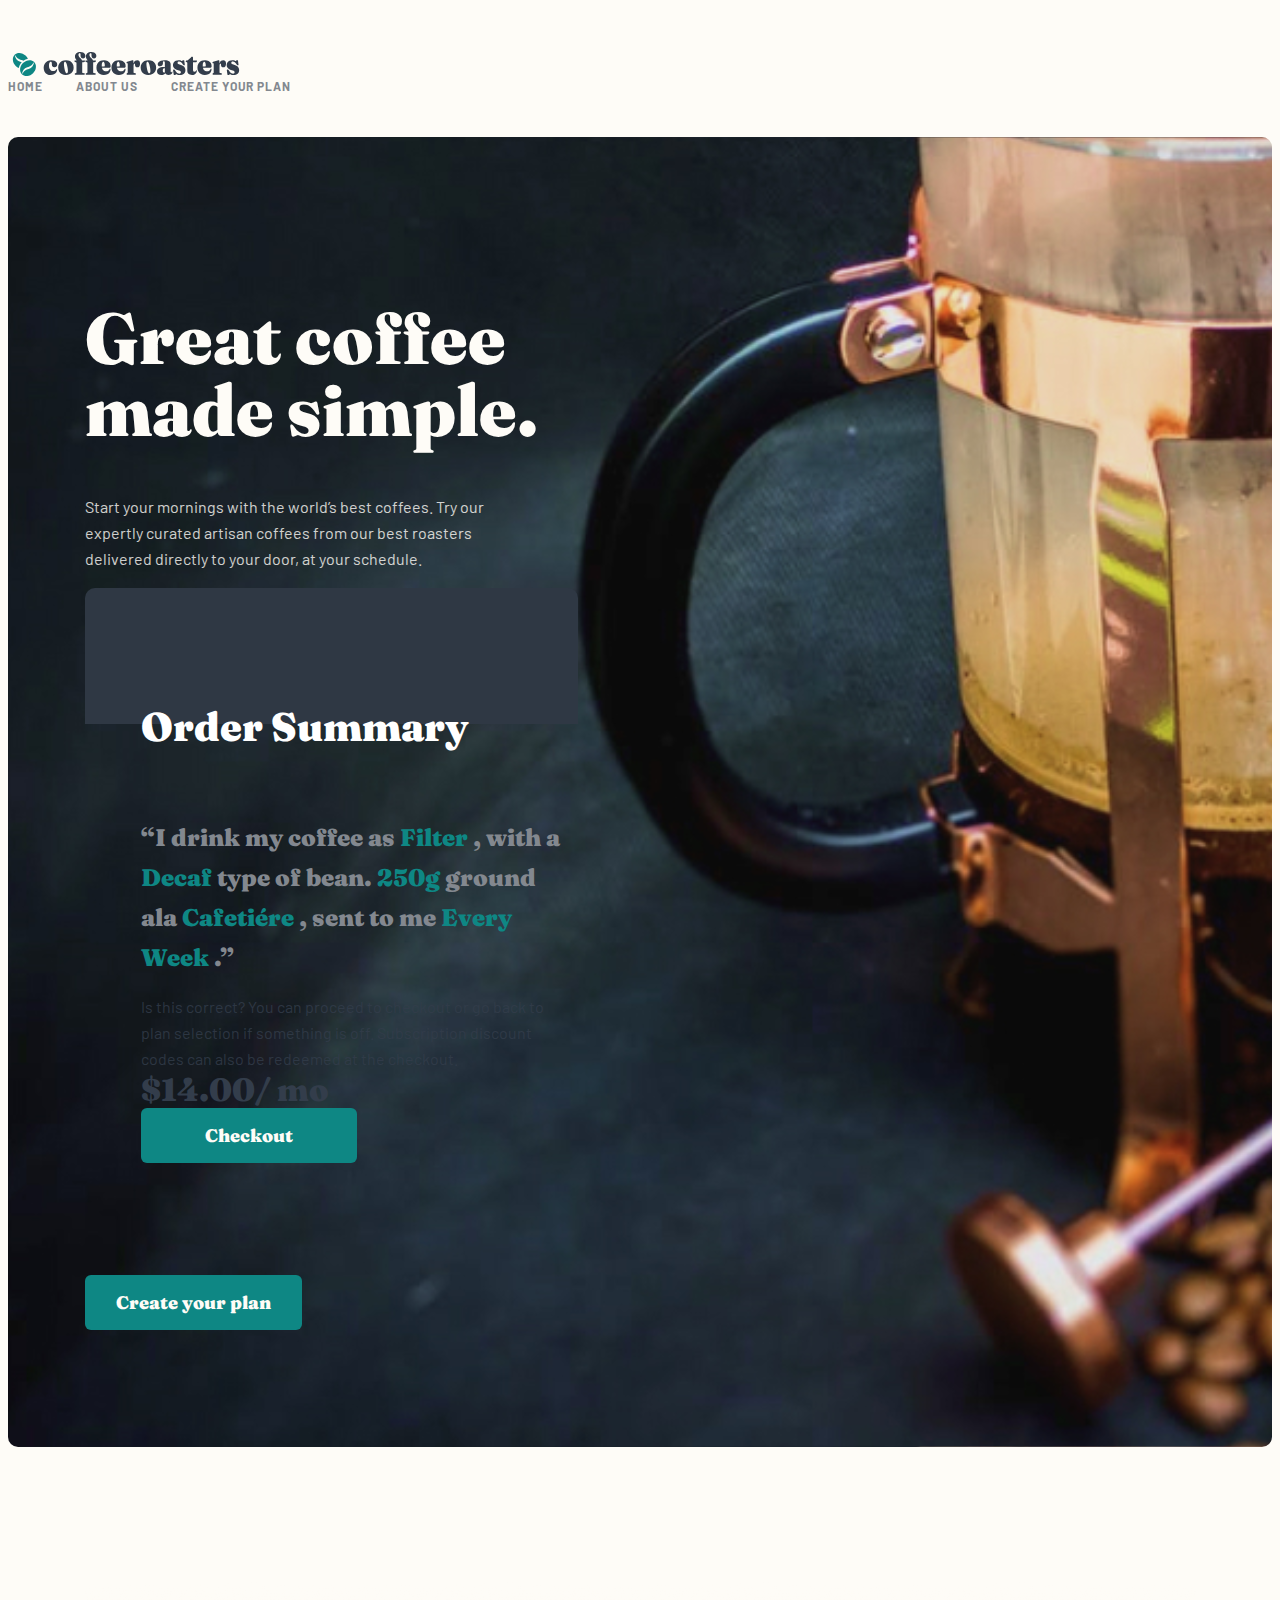
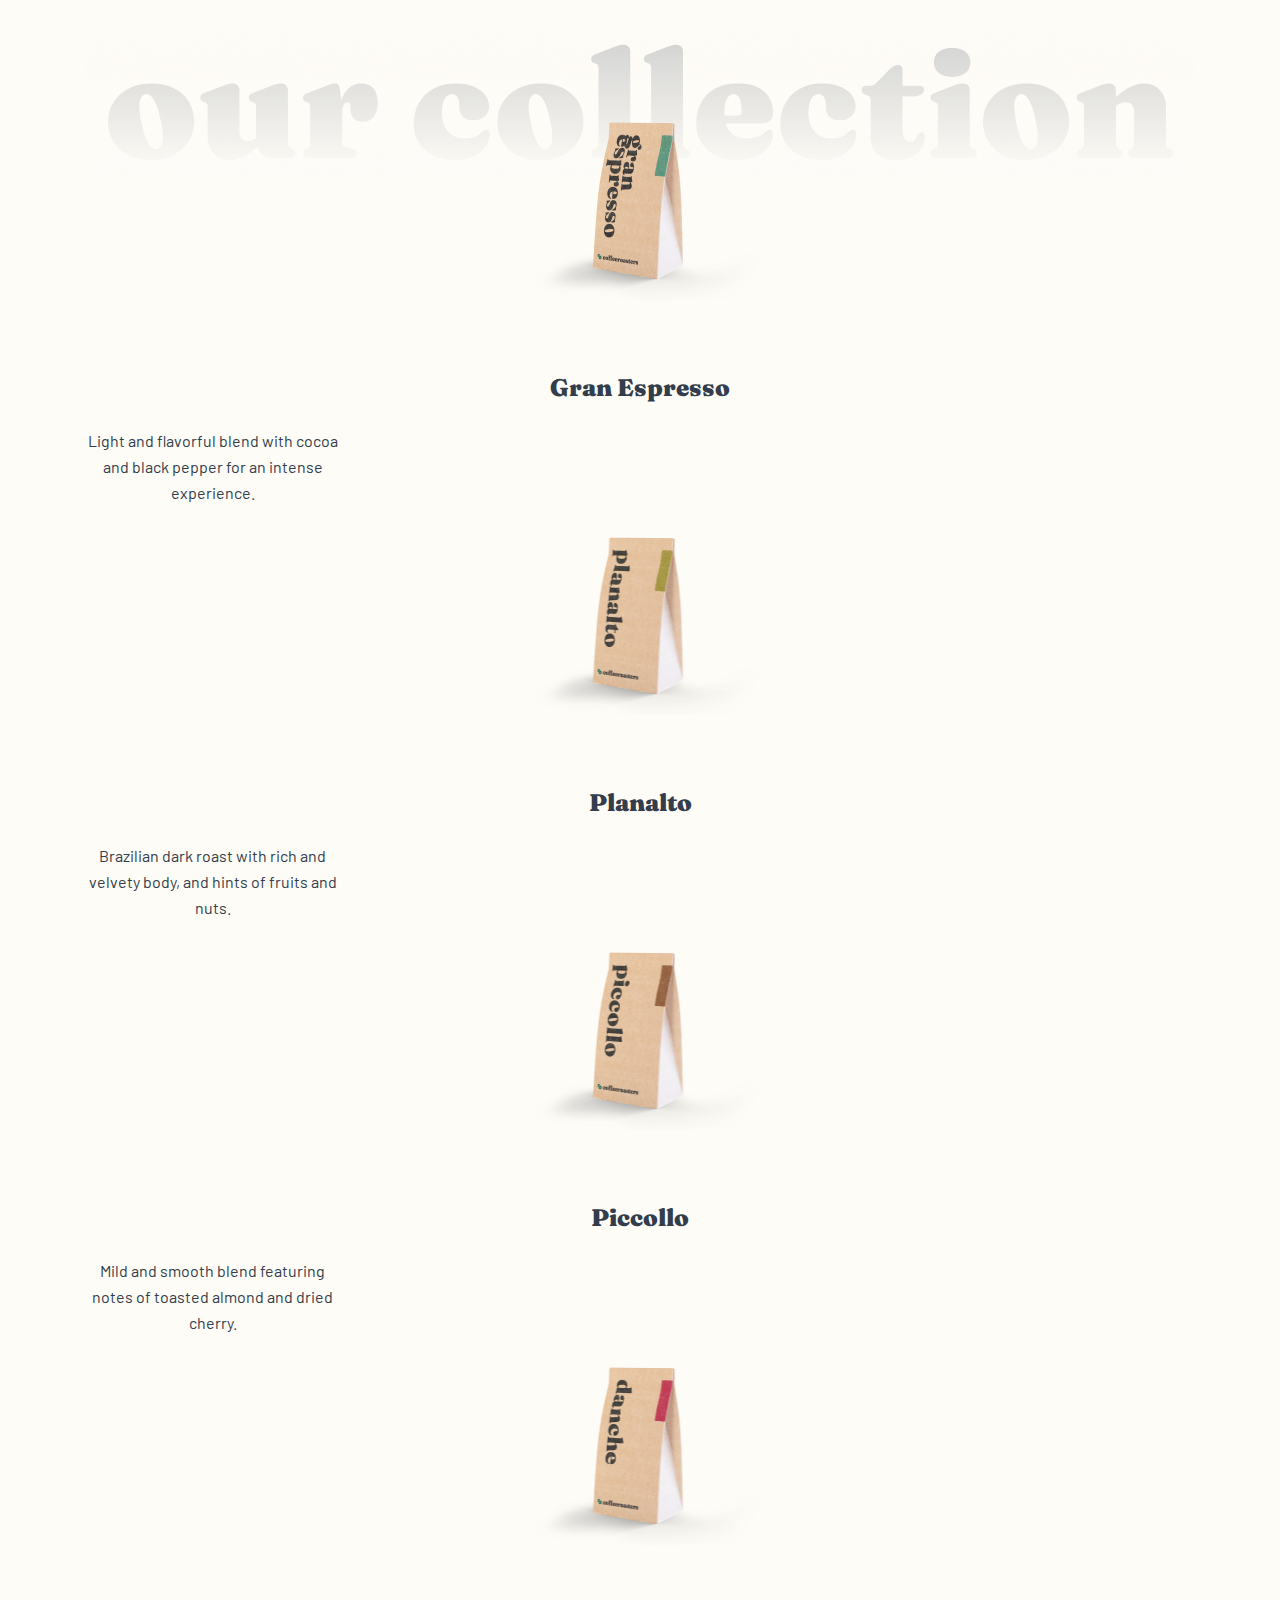
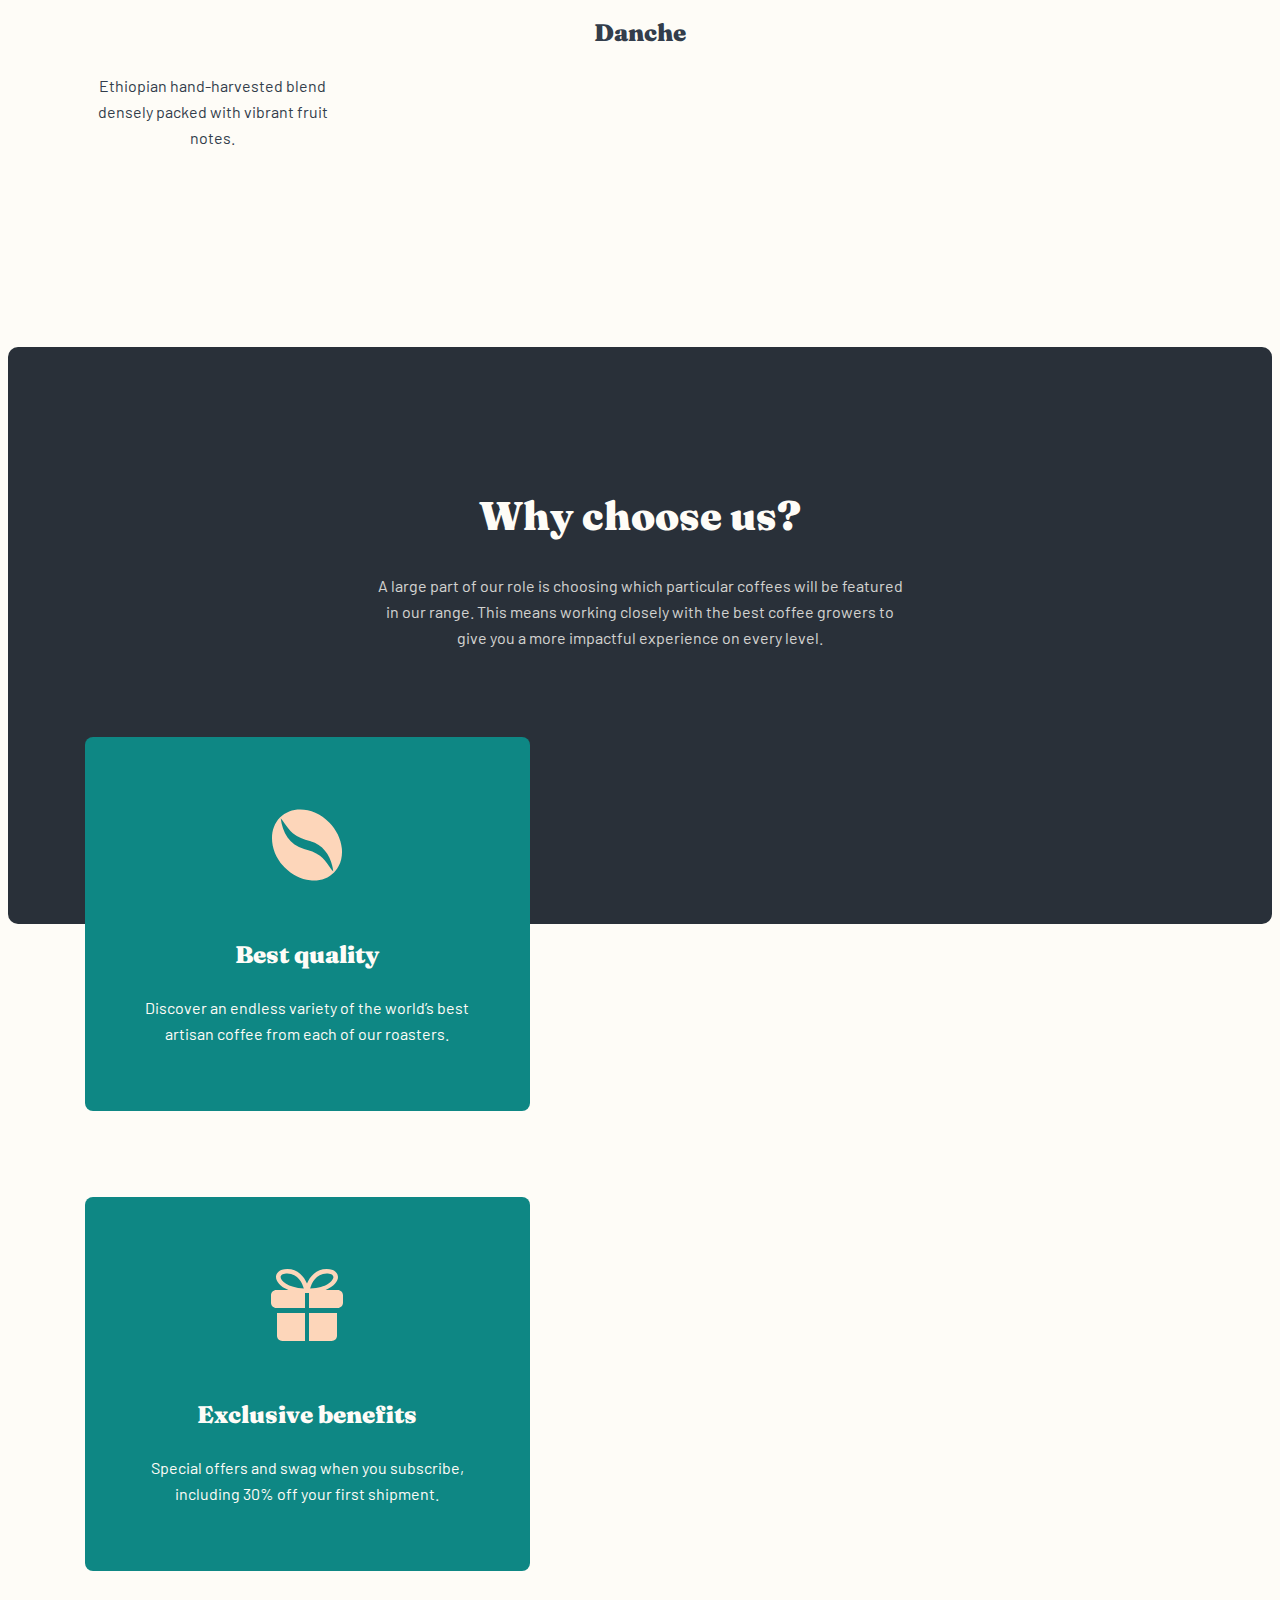
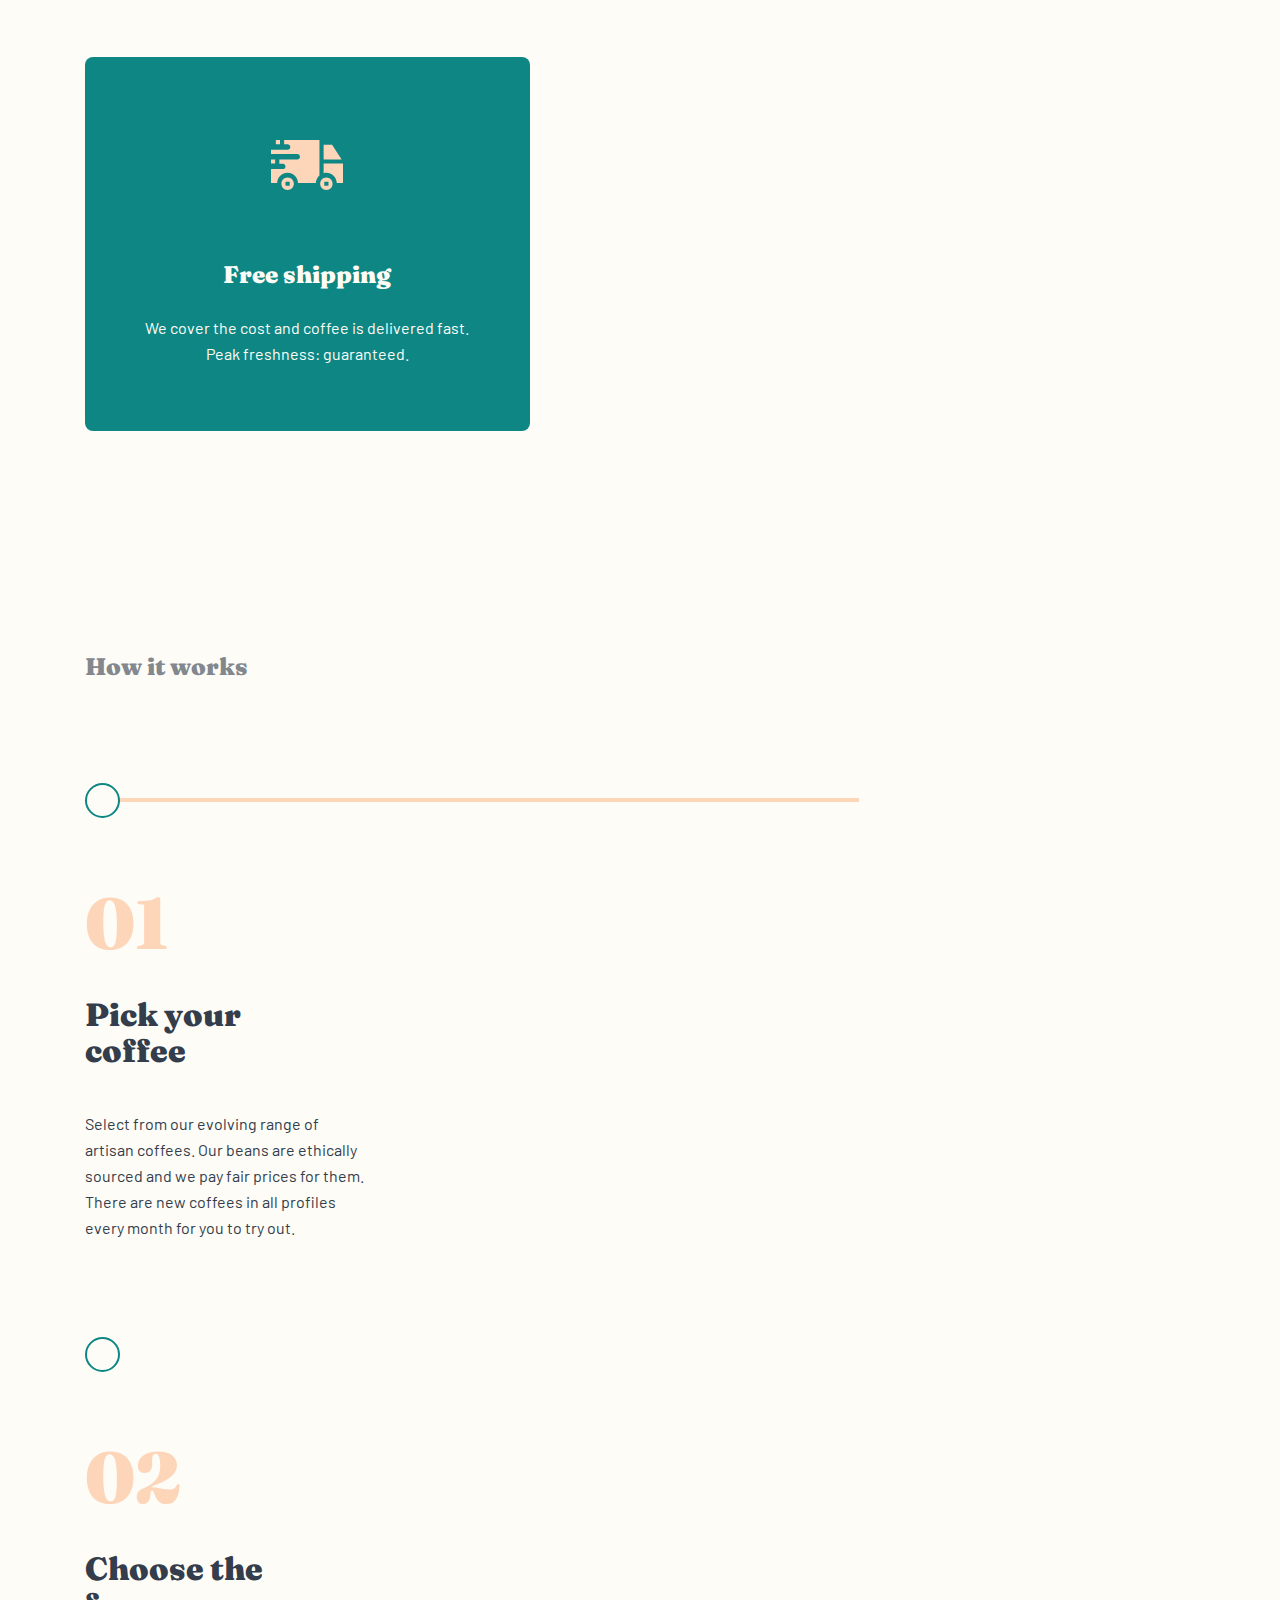
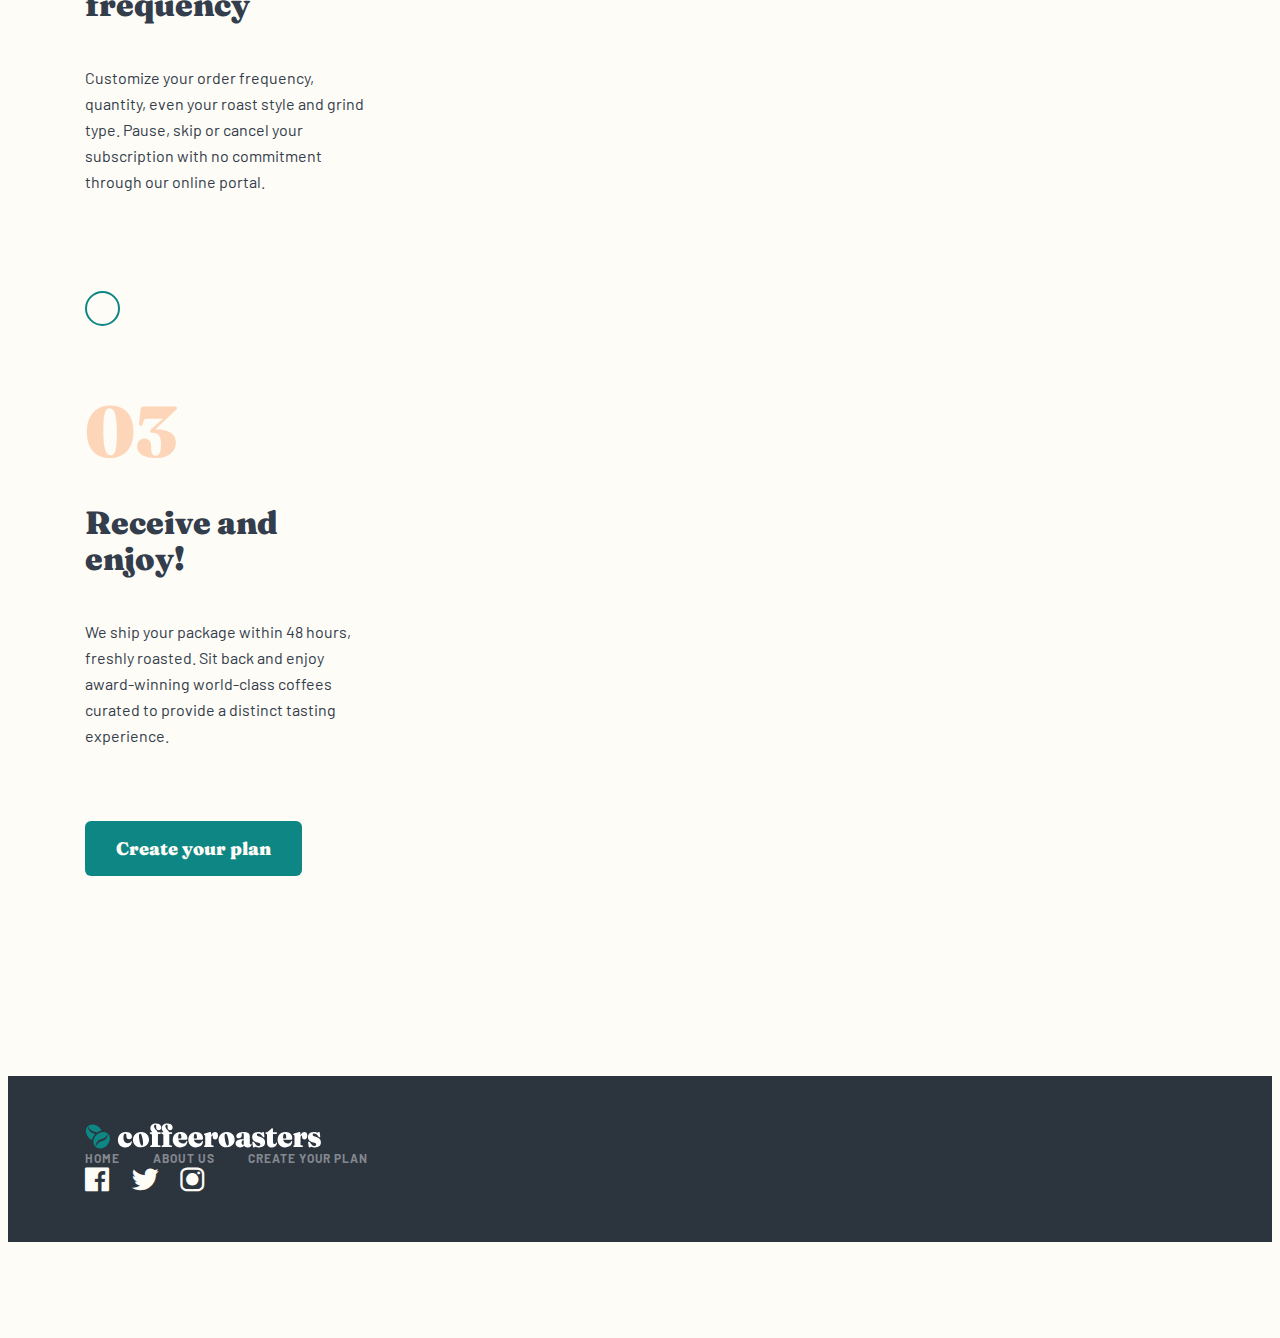
<file: index.html>
<!DOCTYPE html>
<html lang="en">

<head>
  <meta charset="UTF-8">
  <meta http-equiv="X-UA-Compatible" content="IE=edge">
  <meta name="viewport" content="width=device-width, initial-scale=1.0">
  <title>Coffeeroasters</title>
  <link href="https://cdn.jsdelivr.net/npm/bootstrap@5.0.2/dist/css/bootstrap.min.css" rel="stylesheet"
    integrity="sha384-EVSTQN3/azprG1Anm3QDgpJLIm9Nao0Yz1ztcQTwFspd3yD65VohhpuuCOmLASjC" crossorigin="anonymous">
  <link rel="stylesheet" href="css/main.css">
  <link rel="stylesheet" href="css/responsive.css">
</head>

<body>

  <header class="main-head">
    <div class="container">
      <div class="row justify-content-between align-items-center">
        <a href="index.html" class="col-auto"> <img src="img/logo.svg" alt="logo" width="236" height="26"> </a>
        <butto class="burger"> <img src="img/hamburger.svg" alt="hamburger" width="16" height="15"> </butto>
        <nav class="main-nav col-auto">
          <a href="index.html" class="main-link"> HOME </a>
          <a href="about.html" class="main-link"> ABOUT US </a>
          <a href="create.html" class="main-link"> CREATE YOUR PLAN </a>
        </nav>
      </div>
    </div>
  </header>

  <!-- INTRO -->
  <section class="intro">
    <div class="container">
      <div class="intro-bgimg">
        <div class="inner-container">
          <div class="intro-card">
            <h1 class="intro-title"> Great coffee made simple. </h1>
            <p class="page-text"> Start your mornings with the world’s best coffees. Try our expertly curated
              artisan
              coffees from our best roasters delivered directly to your door, at your schedule. </p>

            <div class="modal fade" id="exampleModalToggle" aria-hidden="true" aria-labelledby="exampleModalToggleLabel"
              tabindex="-1">
              <div class="modal-dialog modal-dialog-centered">
                <div class="modal-content">
                  <div class="modal-header">
                    <h5 class="modal-title" id="exampleModalToggleLabel"> Order Summary </h5>
                  </div>
                  <div class="modal-body">
                    <p class="product"> “I drink my coffee as <span> Filter </span>, with a <span> Decaf </span> type of
                      bean. <span> 250g </span> ground ala <span> Cafetiére </span>, sent to me <span> Every Week
                      </span>.” </p>
                    <p class="product-info"> Is this correct? You can proceed to checkout or go back to plan selection
                      if something is off. Subscription discount codes can also be redeemed at the checkout. </p>
                  </div>
                  <div class="modal-footer">
                    <span class="sum"> $14.00/ mo </span>
                    <button type="submit" class="btn checkout" data-bs-target="#exampleModalToggle2"
                      data-bs-toggle="modal" data-bs-dismiss="modal"> Checkout </button>
                  </div>
                </div>
              </div>
            </div>
            <button type="button" class="intro-btn" data-bs-toggle="modal" href="#exampleModalToggle" role="button">
              Create your plan </button>
          </div>
        </div>
      </div>
    </div>
  </section>

  <!-- COLLECTION -->
  <section class="collection">
    <div class="inner-container">
      <div class="row">
        <div class="col-lg-3">
          <div class="coffee">
            <div class="row">
              <div class="col-lg-12 col-md-6"> <img src="img/kopi1.png" alt="coffee" width="255" height="193"> </div>
              <div class="col-lg-12 col-md-6">
                <h3 class="coffee-title"> Gran Espresso </h3>
                <p class="page-text"> Light and flavorful blend with cocoa and black pepper for an intense experience.
              </div>
              </p>
            </div>
          </div>
        </div>
        <div class="col-lg-3">
          <div class="coffee">
            <div class="row">
              <div class="col-lg-12 col-md-6"> <img src="img/kopi2.png" alt="coffee" width="255" height="193"> </div>
              <div class="col-lg-12 col-md-6">
                <h3 class="coffee-title"> Planalto </h3>
                <p class="page-text"> Brazilian dark roast with rich and velvety body, and hints of fruits and nuts.
                </p>
              </div>
            </div>
          </div>
        </div>
        <div class="col-lg-3">
          <div class="coffee">
            <div class="row">
              <div class="col-lg-12 col-md-6"> <img src="img/kopi3.png" alt="coffee" width="255" height="193"> </div>
              <div class="col-lg-12 col-md-6">
                <h3 class="coffee-title"> Piccollo </h3>
                <p class="page-text"> Mild and smooth blend featuring notes of toasted almond and dried cherry. </p>
              </div>
            </div>
          </div>
        </div>
        <div class="col-lg-3">
          <div class="coffee">
            <div class="row">
              <div class="col-lg-12 col-md-6"> <img src="img/kopi4.png" alt="coffee" width="255" height="193"> </div>
              <div class="col-lg-12 col-md-6">
                <h3 class="coffee-title"> Danche </h3>
                <p class="page-text"> Ethiopian hand-harvested blend densely packed with vibrant fruit notes. </p>
              </div>
            </div>
          </div>
        </div>
      </div>
    </div>
  </section>

  <!-- WHY-CHOOSE -->
  <section class="why-choose">
    <div class="container choose">
      <div class="inner-container position">
        <h2 class="choose-title"> Why choose us? </h2>
        <p class="page-text choose-text"> A large part of our role is choosing which particular coffees will be
          featured in our range. This means working closely with the best coffee growers to give you a more impactful
          experience on every level. </p>
        <div class="row">
          <div class="col-lg-4">
            <div class="choose-card choose-first">
              <img src="img/coffee-bean.svg" alt="coffee icon" width="72" height="72">
              <div class="why-title">
                <h3 class="coffee-title white"> Best quality </h3>
                <p class="page-text m-l"> Discover an endless variety of the world’s best artisan coffee from each of
                  our roasters. </p>
              </div>
            </div>
          </div>
          <div class="col-lg-4">
            <div class="choose-card">
              <img src="img/gift.svg" alt="coffee icon" width="72" height="72">
              <div class="why-title">
                <h3 class="coffee-title white"> Exclusive benefits </h3>
                <p class="page-text m-l"> Special offers and swag when you subscribe, including 30% off your first
                  shipment. </p>
              </div>
            </div>
          </div>
          <div class="col-lg-4">
            <div class="choose-card">
              <img src="img/car.svg" alt="coffee icon" width="72" height="72">
              <div class="why-title">
                <h3 class="coffee-title white"> Free shipping </h3>
                <p class="page-text m-l"> We cover the cost and coffee is delivered fast. Peak freshness: guaranteed.
                </p>
              </div>
            </div>
          </div>
        </div>
      </div>
    </div>
    </div>
  </section>

  <!-- HOW-WORKS -->
  <section class="how-works">
    <div class="inner-container">
      <h2 class="works-title"> How it works </h2>
      <div class="row liner">
        <div class="col-md-4">
          <div class="pick">
            <span class="round"></span>
            <div class="number"> 01 </div>
            <h3 class="pick-title"> Pick your coffee </h3>
            <p class="page-text"> Select from our evolving range of artisan coffees. Our beans are ethically sourced and
              we pay fair prices for them. There are new coffees in all profiles every month for you to try out. </p>
          </div>
        </div>
        <div class="col-md-4">
          <div class="pick">
            <span class="round"></span>
            <div class="number"> 02 </div>
            <h3 class="pick-title"> Choose the frequency </h3>
            <p class="page-text"> Customize your order frequency, quantity, even your roast style and grind type. Pause,
              skip or cancel your subscription with no commitment through our online portal. </p>
          </div>
        </div>
        <div class="col-md-4">
          <div class="pick">
            <span class="round"></span>
            <div class="number"> 03 </div>
            <h3 class="pick-title"> Receive and enjoy! </h3>
            <p class="page-text"> We ship your package within 48 hours, freshly roasted. Sit back and enjoy
              award-winning
              world-class coffees curated to provide a distinct tasting experience. </p>
          </div>
        </div>
      </div>
      <button type="button" class="intro-btn"> Create your plan </button>
    </div>
  </section>

  <!-- MAIN-FOOTER -->
  <footer class="main-footer">
    <div class="container footer-bg">
      <div class="inner-container">
        <div class="row align-items-center justify-content-between">
          <div class="links d-flex align-items-center justify-content-between col-auto">
            <a href="index.html" class="col-auto"> <img src="img/footer-logo.svg" alt="logo" width="236" height="26">
            </a>
            <nav class="footer-nav col-auto">
              <a href="index.html" class="footer-link"> HOME </a>
              <a href="about.html" class="footer-link"> ABOUT US </a>
              <a href="create.html" class="footer-link"> CREATE YOUR PLAN </a>
            </nav>
          </div>
          <nav class="icons col-auto">
            <a href="https://www.facebook.com/" class="icon"> <i class="icon-facebook"></i> </a>
            <a href="https://www.twitter.com/" class="icon"> <i class="icon-twitter"></i> </a>
            <a href="https://www.instagram.com/?hl=ru" class="icon"> <i class="icon-instagarm"></i> </a>
          </nav>
        </div>
      </div>
    </div>
  </footer>

  <script src="https://cdn.jsdelivr.net/npm/bootstrap@5.0.2/dist/js/bootstrap.bundle.min.js"
    integrity="sha384-MrcW6ZMFYlzcLA8Nl+NtUVF0sA7MsXsP1UyJoMp4YLEuNSfAP+JcXn/tWtIaxVXM"
    crossorigin="anonymous"></script>

</body>

</html>
</file>
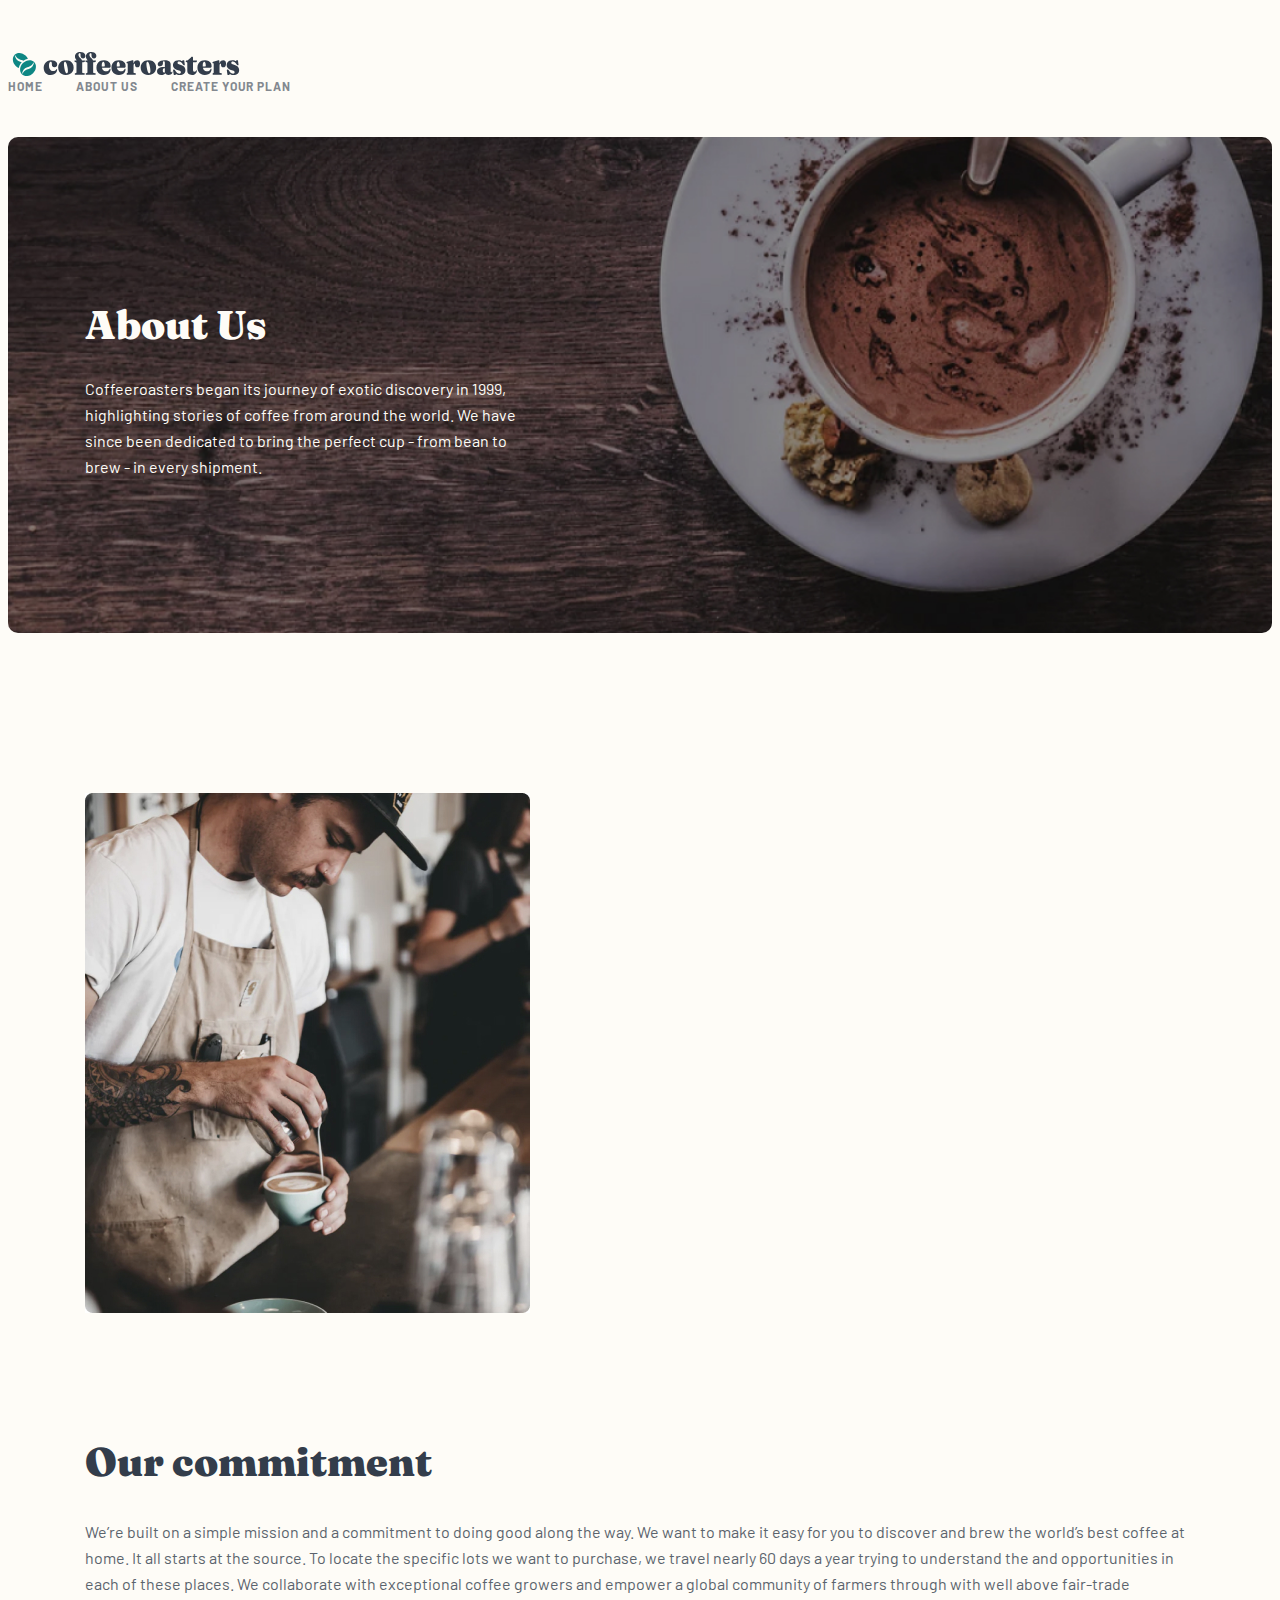
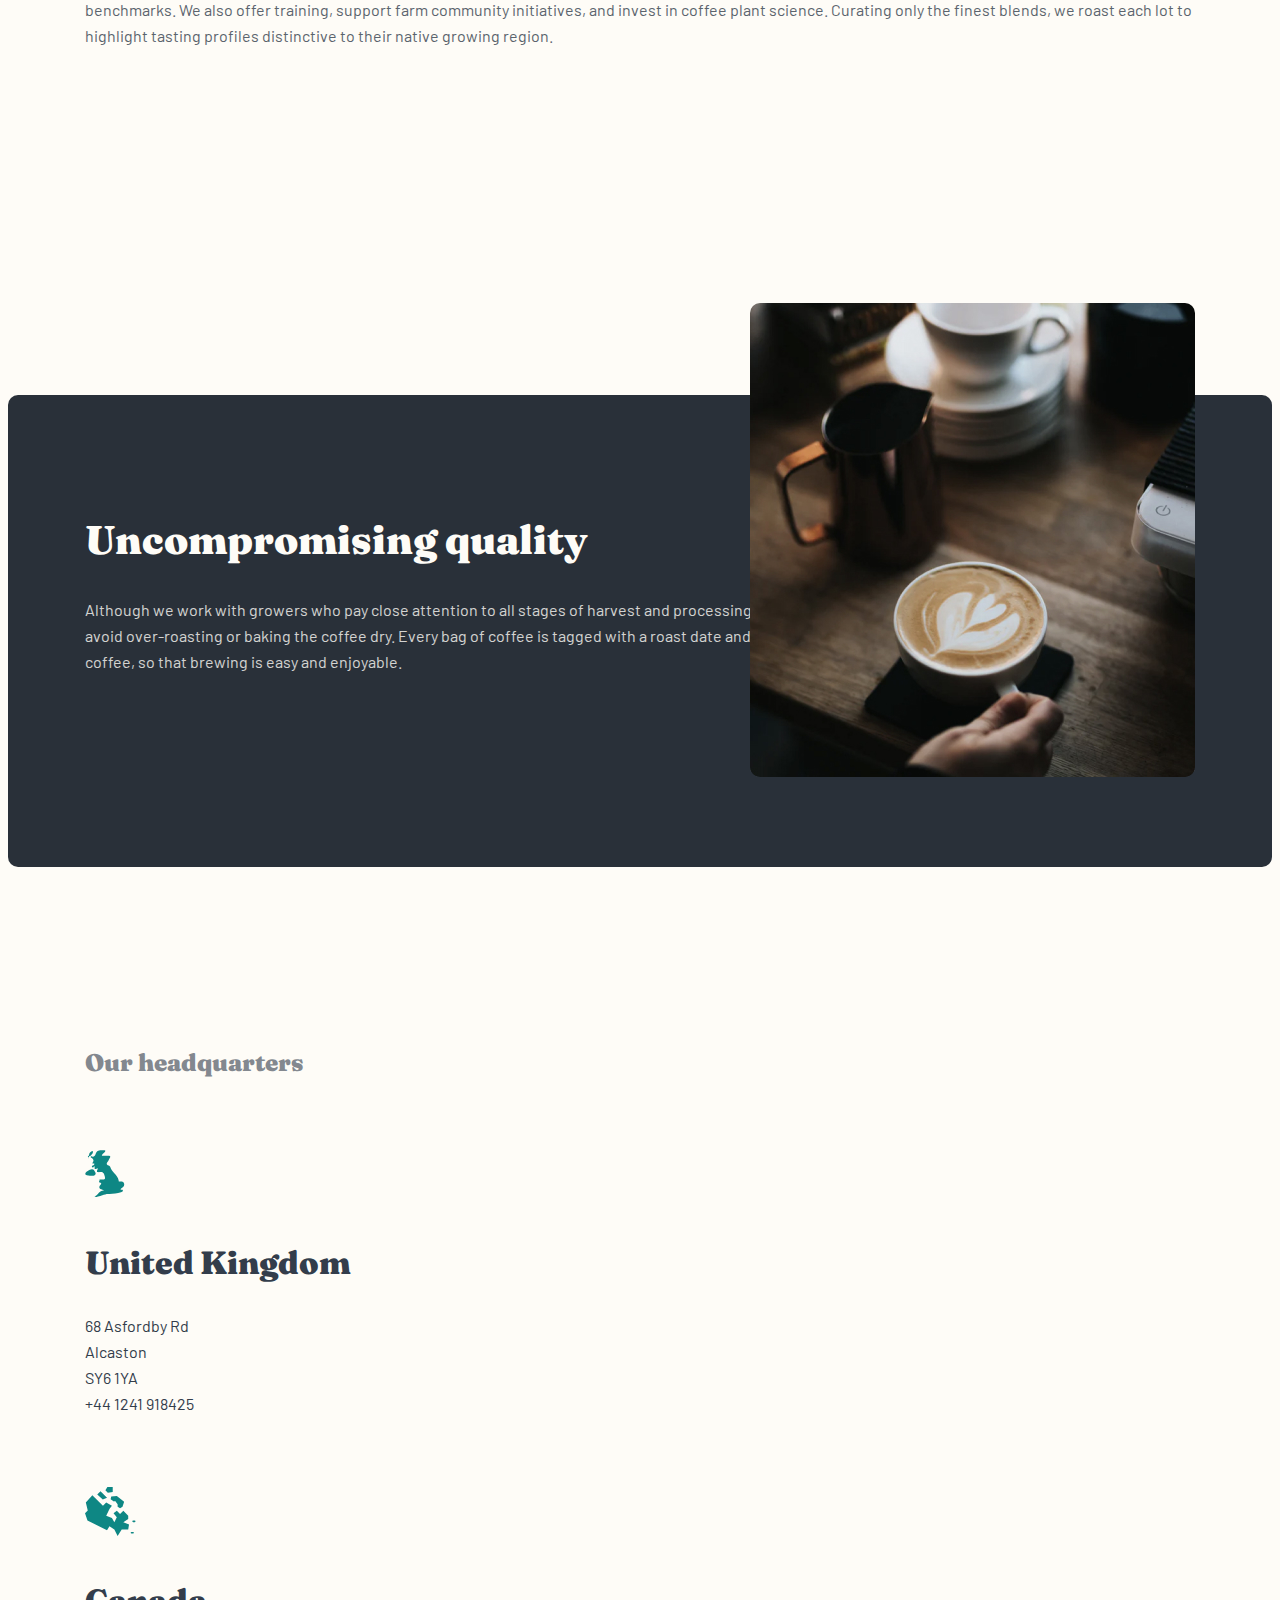
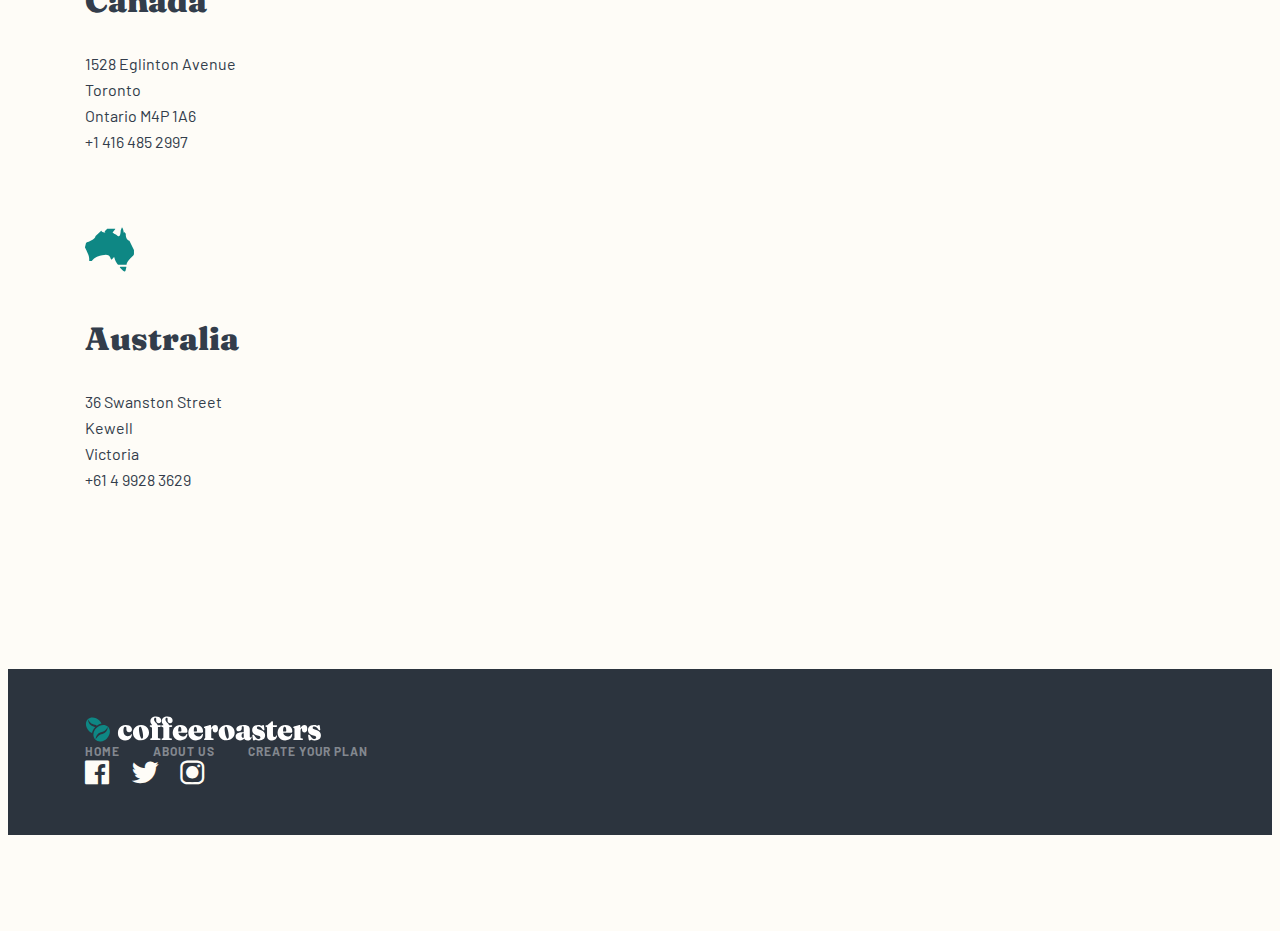
<file: about.html>
<!DOCTYPE html>
<html lang="en">

<head>
  <meta charset="UTF-8">
  <meta http-equiv="X-UA-Compatible" content="IE=edge">
  <meta name="viewport" content="width=device-width, initial-scale=1.0">
  <title>Coffeeroasters</title>
  <link href="https://cdn.jsdelivr.net/npm/bootstrap@5.0.2/dist/css/bootstrap.min.css" rel="stylesheet"
    integrity="sha384-EVSTQN3/azprG1Anm3QDgpJLIm9Nao0Yz1ztcQTwFspd3yD65VohhpuuCOmLASjC" crossorigin="anonymous">
  <link rel="stylesheet" href="css/main.css">
  <link rel="stylesheet" href="css/responsive.css">
</head>

<body>

  <header class="main-head">
    <div class="container">
      <div class="row justify-content-between align-items-center">
        <a href="index.html" class="col-auto"> <img src="img/logo.svg" alt="logo" width="236" height="26"> </a>
        <butto class="burger"> <img src="img/hamburger.svg" alt="hamburger" width="16" height="15"> </butto>
        <nav class="main-nav col-auto">
          <a href="index.html" class="main-link"> HOME </a>
          <a href="about.html" class="main-link"> ABOUT US </a>
          <a href="create.html" class="main-link"> CREATE YOUR PLAN </a>
        </nav>
      </div>
    </div>
  </header>

  <!-- ABOUT-INTRO -->
  <section class="about-intro">
    <div class="container">
      <div class="about-bgimg">
        <div class="inner-container">
          <div class="about-card">
            <h1 class="about-title"> About Us </h1>
            <p class="page-text"> Coffeeroasters began its journey of exotic discovery in 1999, highlighting stories of
              coffee from around the world. We have since been dedicated to bring the perfect cup - from bean to brew -
              in every shipment. </p>
          </div>
        </div>
      </div>
    </div>
  </section>

  <!-- OUR COMMITMENT -->
  <section class="our-commitment">
    <div class="inner-container">
      <div class="row">
        <div class="col-lg-6">
          <img src="img/about-sec2.jpg" alt="images" width="445" height="520">
        </div>
        <div class="col-lg-6">
          <div class="commitment">
            <h2 class="about-title our-title"> Our commitment </h2>
            <p class="page-text our-text"> We’re built on a simple mission and a commitment to doing good along the way.
              We want to make it easy for you to discover and brew the world’s best coffee at home. It all starts at the
              source. To locate the specific lots we want to purchase, we travel nearly 60 days a year trying to
              understand the and opportunities in each of these places. We collaborate with exceptional coffee growers
              and empower a global community of farmers through with well above fair-trade benchmarks. We also offer
              training, support farm community initiatives, and invest in coffee plant science. Curating only the finest
              blends, we roast each lot to highlight tasting profiles distinctive to their native growing region. </p>
          </div>
        </div>
      </div>
    </div>
  </section>

  <!-- UNCOMPROMISING QUALITY -->
  <section class="uncompromising">
    <div class="container quality-bg">
      <div class="inner-container">
        <div class="row">
          <div class="col-lg-6">
            <div class="quality">
              <h2 class="about-title"> Uncompromising quality </h2>
              <p class="page-text quality-text">Although we work with growers who pay close attention to all stages of
                harvest and processing, we employ, on our end, a rigorous quality control program to avoid over-roasting
                or baking the coffee dry. Every bag of coffee is tagged with a roast date and batch number. Our goal is
                to roast consistent, user-friendly coffee, so that brewing is easy and enjoyable. </p>
            </div>
          </div>
          <div class="col-lg-6 quality-img">
            <img class="radius" src="img/about-sec3.jpg" alt="images" width="445" height="474">
          </div>
        </div>
      </div>
    </div>
  </section>

  <!-- HEADQUARTERS -->
  <section class="headquarters">
    <div class="inner-container">
      <div class="row">
        <h2 class="works-title"> Our headquarters </h2>
        <div class="col-lg-4">
          <div class="address">
            <img src="img/address1.svg" alt="card" width="40" height="49">
            <h3 class="address-title"> United Kingdom </h3>
            <p class="page-text address-text"> 68 Asfordby Rd <br> Alcaston <br> SY6 1YA <br> +44 1241 918425 </p>
          </div>
        </div>
        <div class="col-lg-4">
          <div class="address">
            <img src="img/address2.svg" alt="card" width="51" height="49">
            <h3 class="address-title"> Canada </h3>
            <p class="page-text address-text"> 1528 Eglinton Avenue <br> Toronto <br> Ontario M4P 1A6 <br> +1 416 485
              2997 </p>
          </div>
        </div>
        <div class="col-lg-4">
          <div class="address">
            <img src="img/address3.svg" alt="card" width="49" height="49">
            <h3 class="address-title"> Australia </h3>
            <p class="page-text address-text"> 36 Swanston Street <br> Kewell <br> Victoria <br> +61 4 9928 3629 </p>
          </div>
        </div>
      </div>
    </div>
  </section>

  <!-- ABOUT-FOOTER -->
  <footer class="main-footer">
    <div class="container footer-bg">
      <div class="inner-container">
        <div class="row align-items-center justify-content-between">
          <div class="links d-flex align-items-center justify-content-between col-auto">
            <a href="index.html" class="col-auto"> <img src="img/footer-logo.svg" alt="logo" width="236" height="26">
            </a>
            <nav class="footer-nav col-auto">
              <a href="index.html" class="footer-link"> HOME </a>
              <a href="about.html" class="footer-link"> ABOUT US </a>
              <a href="create.html" class="footer-link"> CREATE YOUR PLAN </a>
            </nav>
          </div>
          <nav class="icons col-auto">
            <a href="https://www.facebook.com/" class="icon"> <i class="icon-facebook"></i> </a>
            <a href="https://www.twitter.com/" class="icon"> <i class="icon-twitter"></i> </a>
            <a href="https://www.instagram.com/?hl=ru" class="icon"> <i class="icon-instagarm"></i> </a>
          </nav>
        </div>
      </div>
    </div>
  </footer>

  <script src="https://cdn.jsdelivr.net/npm/bootstrap@5.0.2/dist/js/bootstrap.bundle.min.js"
    integrity="sha384-MrcW6ZMFYlzcLA8Nl+NtUVF0sA7MsXsP1UyJoMp4YLEuNSfAP+JcXn/tWtIaxVXM"
    crossorigin="anonymous"></script>

</body>

</html>
</file>
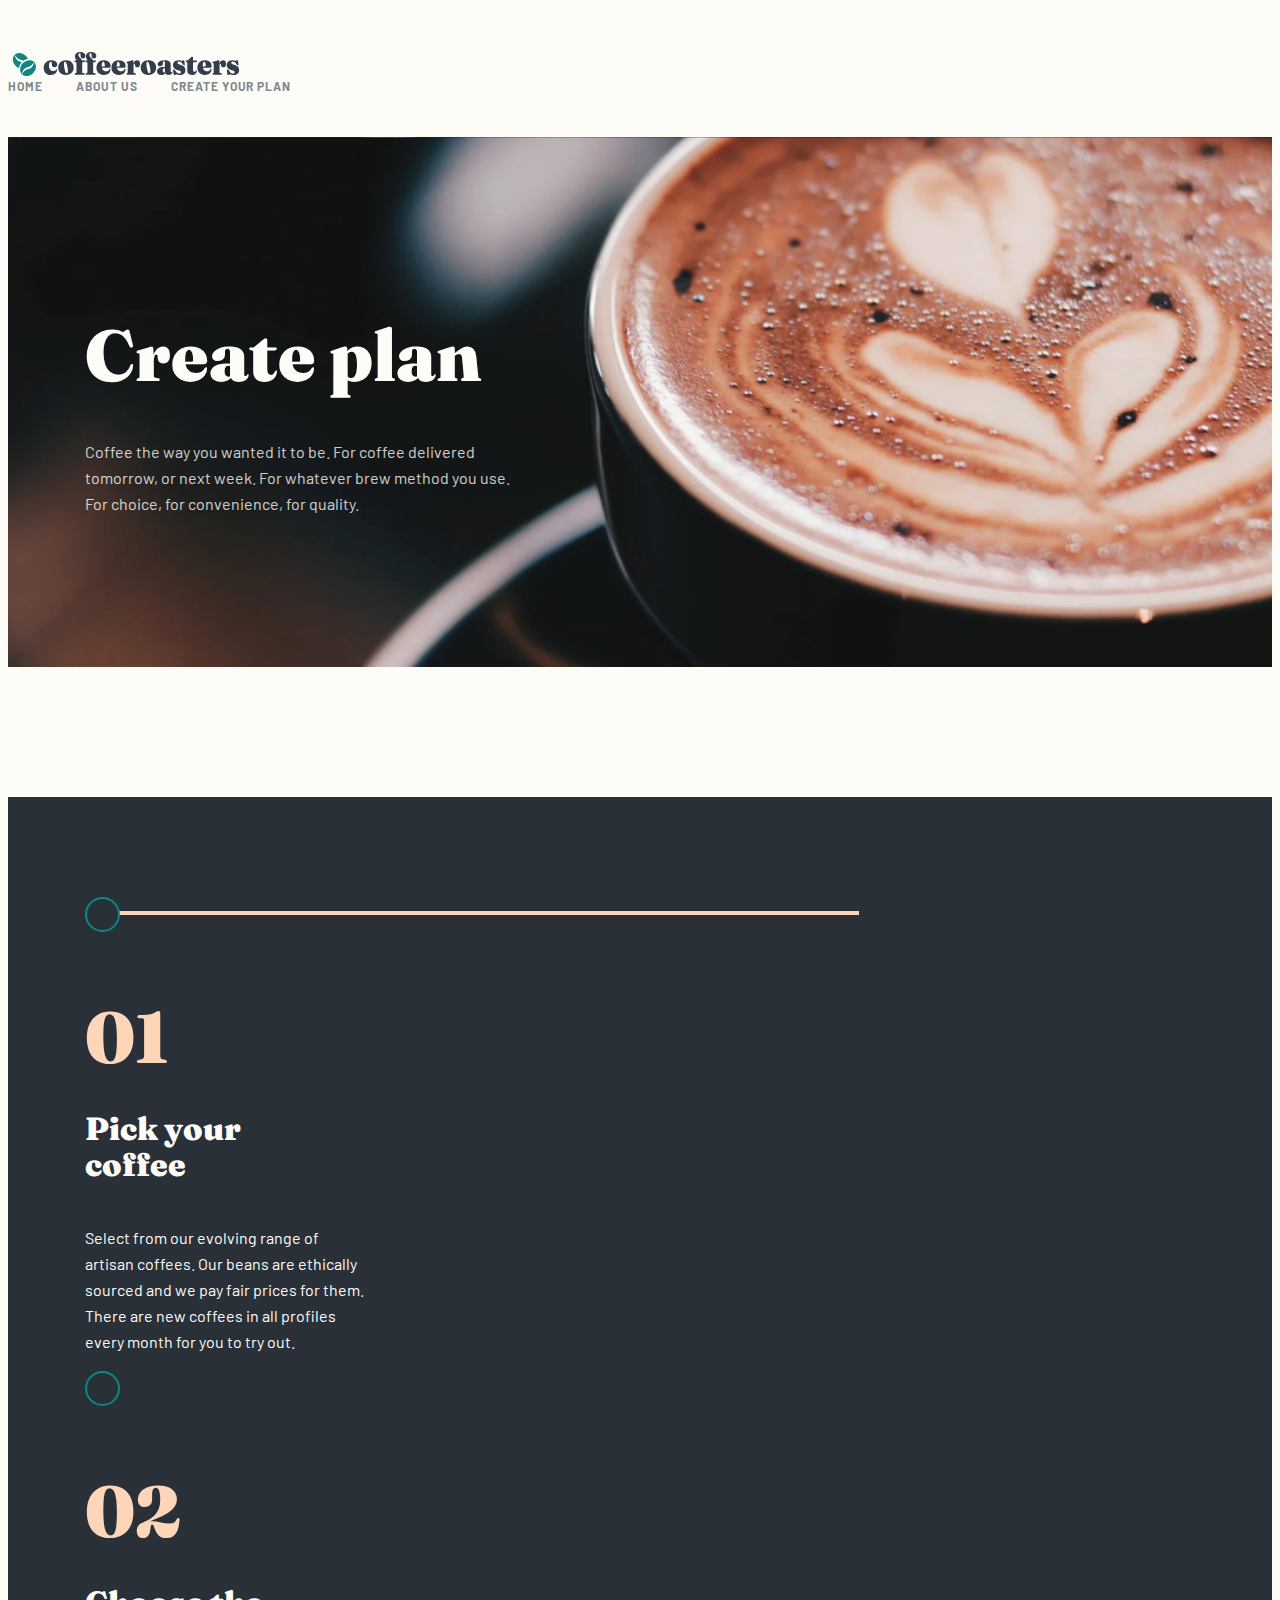
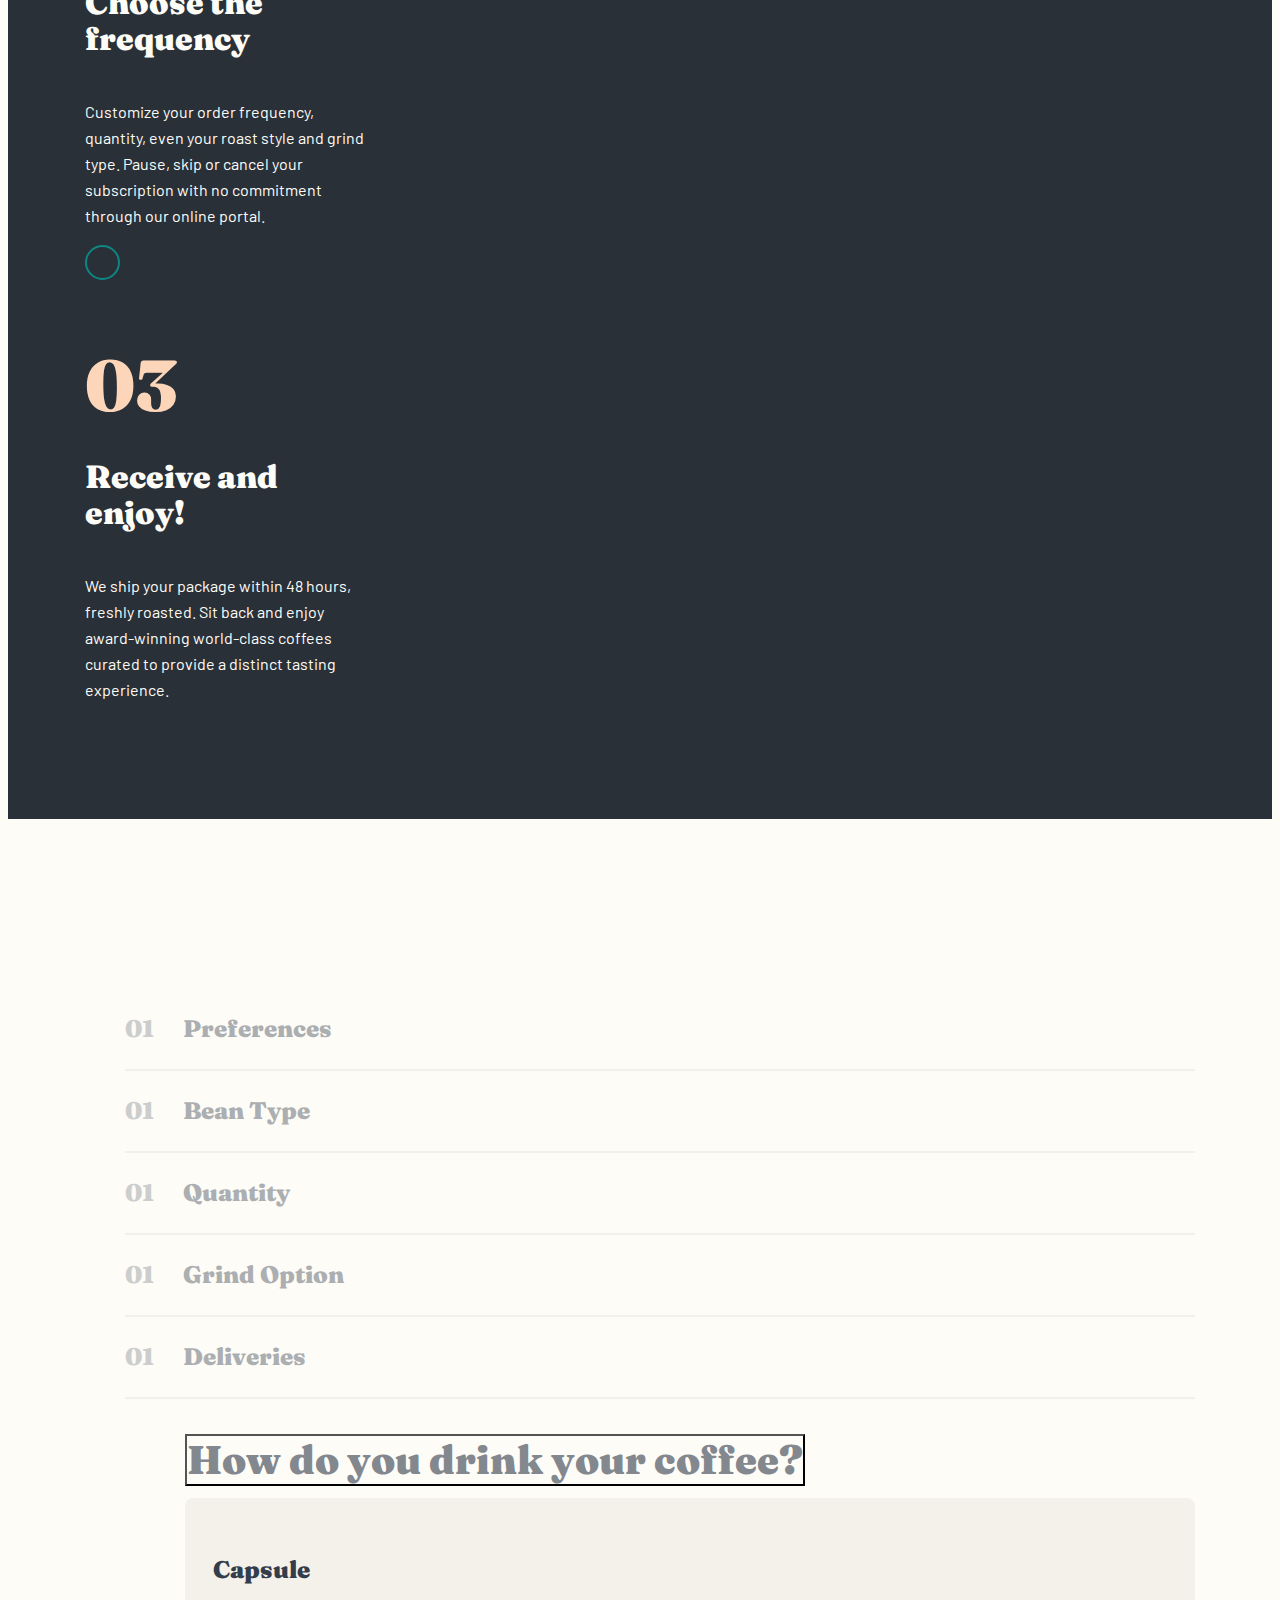
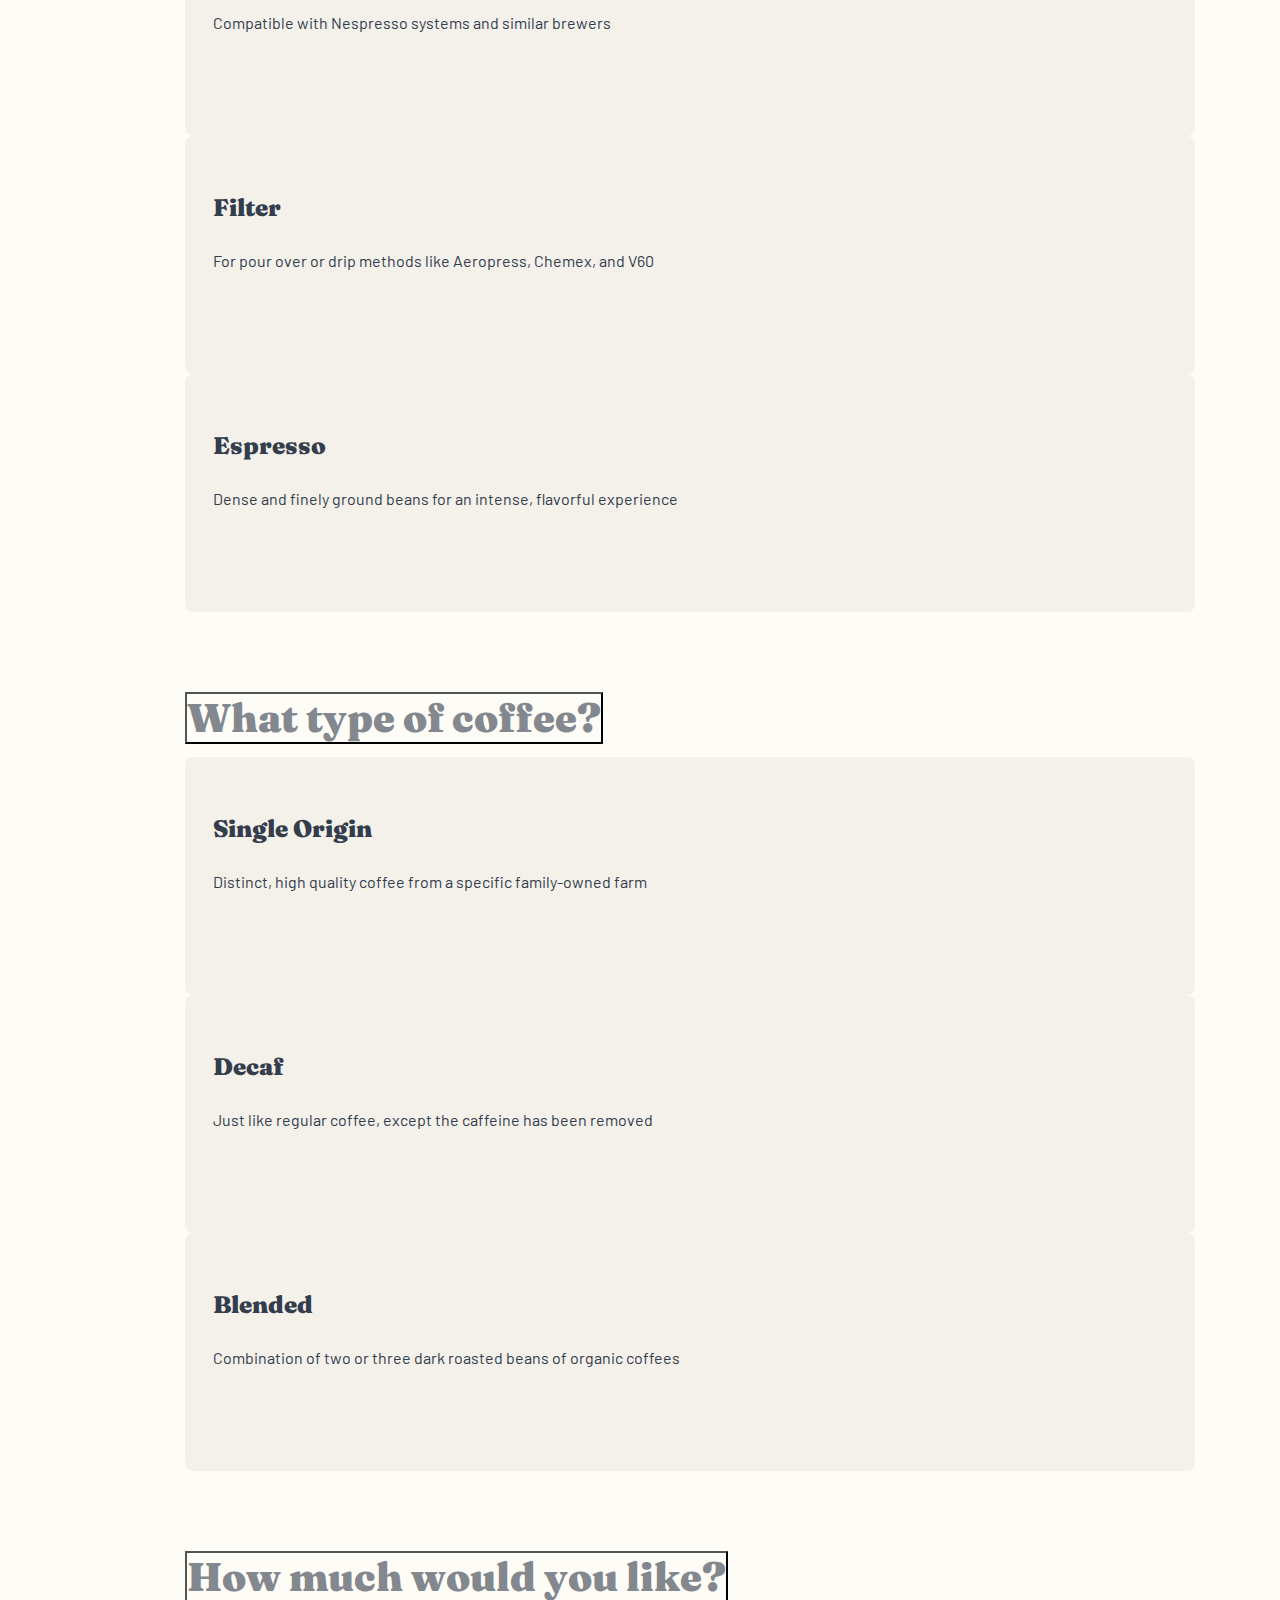
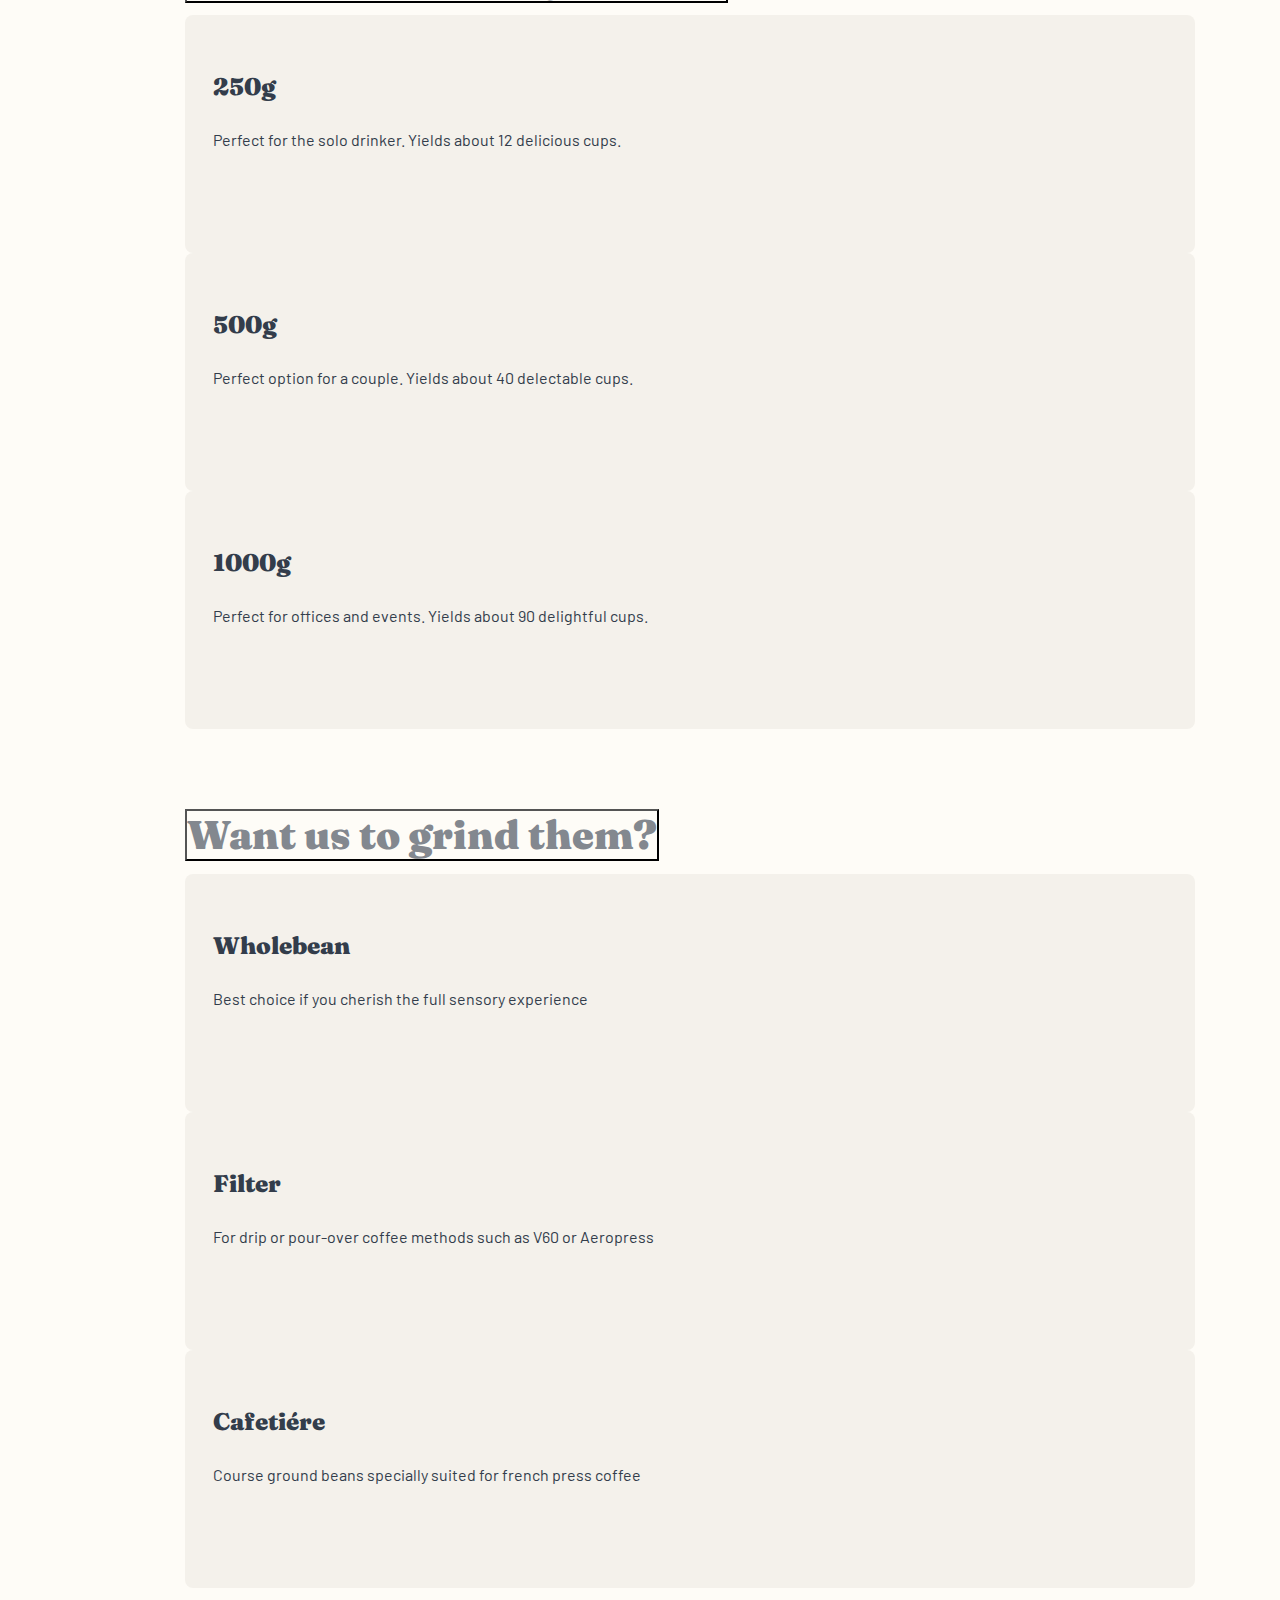
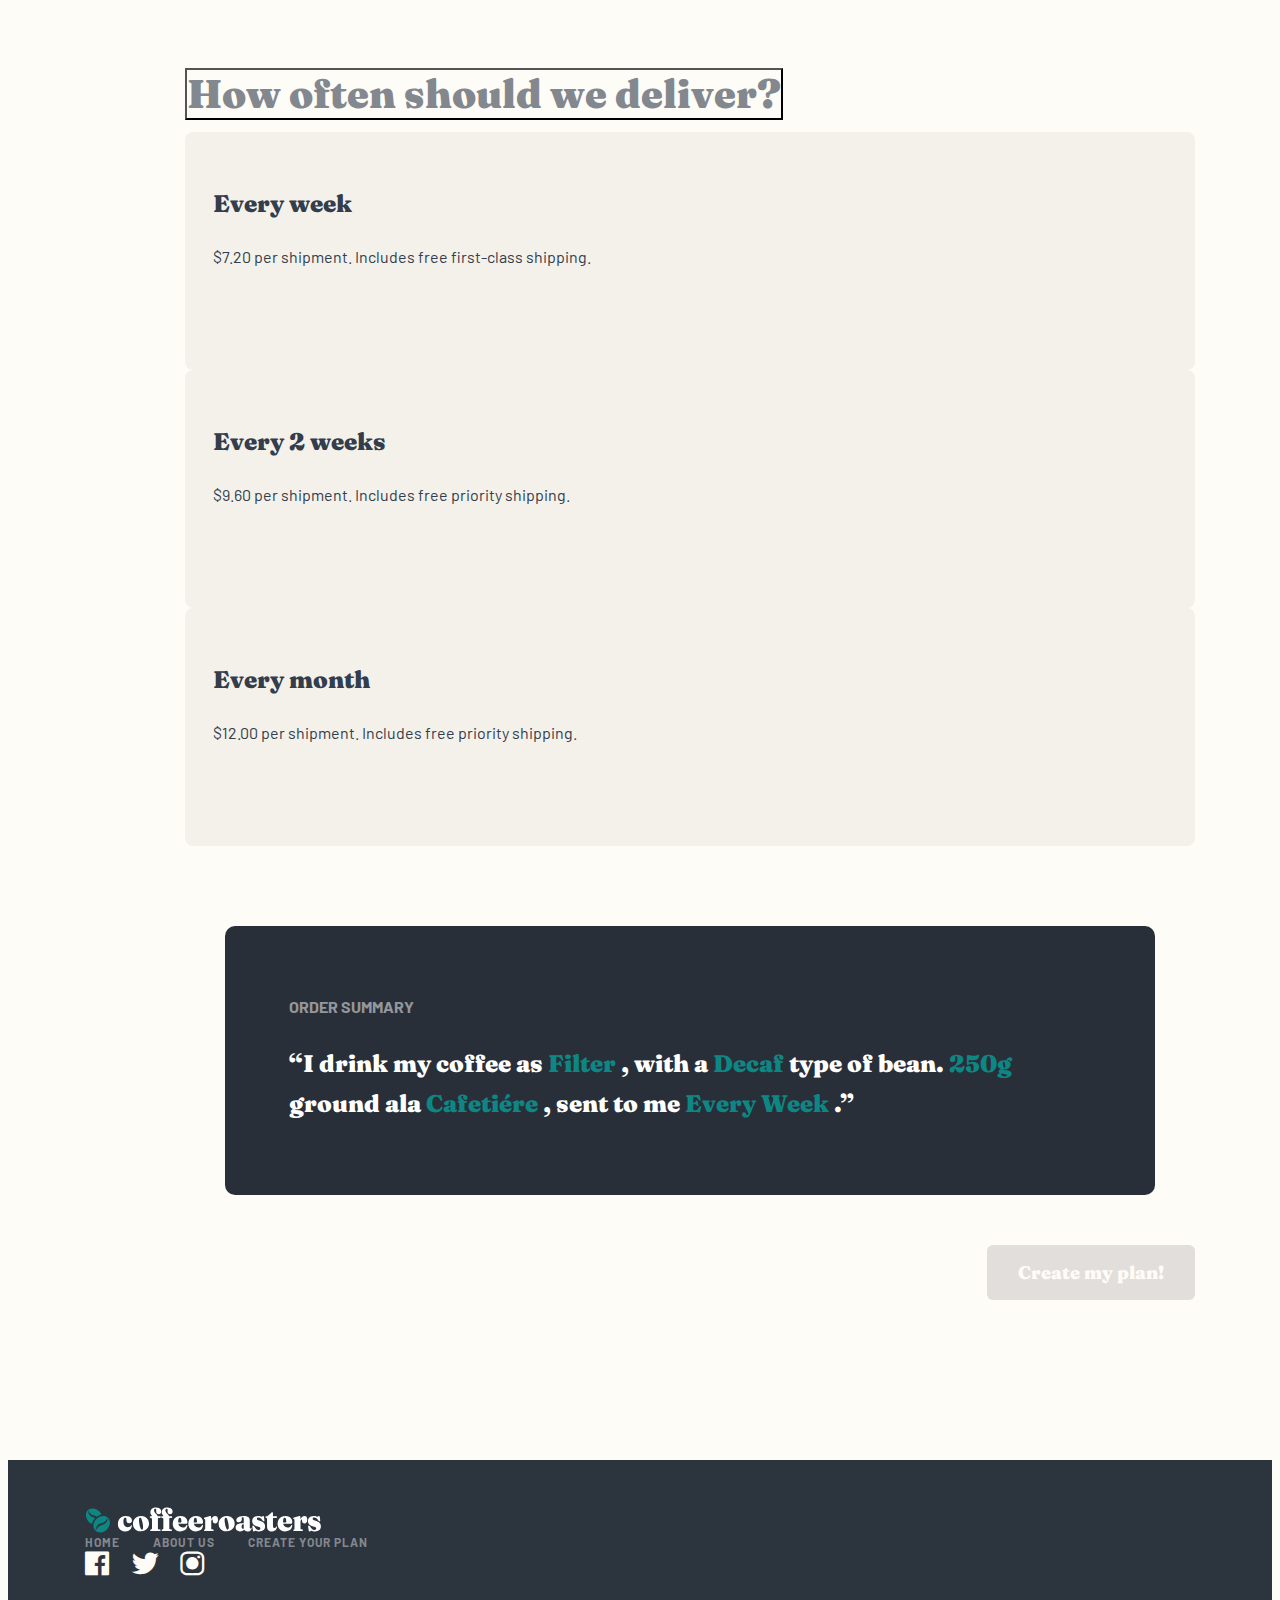
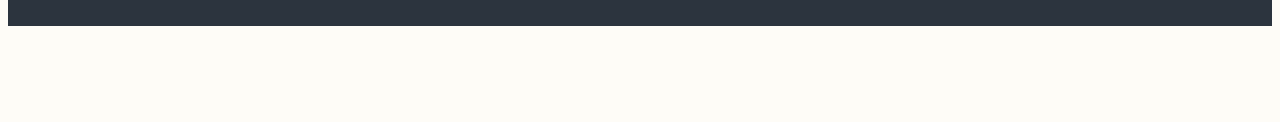
<file: create.html>
<!DOCTYPE html>
<html lang="en">

<head>
  <meta charset="UTF-8">
  <meta http-equiv="X-UA-Compatible" content="IE=edge">
  <meta name="viewport" content="width=device-width, initial-scale=1.0">
  <title>Coffeeroasters</title>
  <link href="https://cdn.jsdelivr.net/npm/bootstrap@5.0.2/dist/css/bootstrap.min.css" rel="stylesheet"
    integrity="sha384-EVSTQN3/azprG1Anm3QDgpJLIm9Nao0Yz1ztcQTwFspd3yD65VohhpuuCOmLASjC" crossorigin="anonymous">
  <link rel="stylesheet" href="css/main.css">
  <link rel="stylesheet" href="css/responsive.css">
</head>

<body>

  <header class="main-head">
    <div class="container">
      <div class="row justify-content-between align-items-center">
        <a href="index.html" class="col-auto"> <img src="img/logo.svg" alt="logo" width="236" height="26"> </a>
        <butto class="burger"> <img src="img/hamburger.svg" alt="hamburger" width="16" height="15"> </butto>
        <nav class="main-nav col-auto">
          <a href="index.html" class="main-link"> HOME </a>
          <a href="about.html" class="main-link"> ABOUT US </a>
          <a href="create.html" class="main-link"> CREATE YOUR PLAN </a>
        </nav>
      </div>
    </div>
  </header>

  <!-- CREATE-INTRO -->
  <section class="create-intro">
    <div class="container">
      <div class="create-bgimg">
        <div class="inner-container">
          <div class="about-card">
            <h1 class="intro-title"> Create plan </h1>
            <p class="page-text"> Coffee the way you wanted it to be. For coffee delivered tomorrow, or next
              week. For whatever brew method you use. For choice, for convenience, for quality. </p>
          </div>
        </div>
      </div>
    </div>
  </section>

  <!-- COFFEE-ENJOY-->
  <section class="coffee-enjoy">
    <div class="container enjoy-bg">
      <div class="inner-container">
        <div class="row liner">
          <div class="col-lg-4">
            <div class="pick">
              <span class="round bg-c"></span>
              <div class="number"> 01 </div>
              <h3 class="pick-title enjoy-title"> Pick your coffee </h3>
              <p class="page-text"> Select from our evolving range of artisan coffees. Our beans are ethically
                sourced and we pay fair prices for them. There are new coffees in all profiles every month for you to
                try out. </p>
            </div>
          </div>
          <div class="col-lg-4">
            <div class="pick">
              <span class="round bg-c"></span>
              <div class="number"> 02 </div>
              <h3 class="pick-title enjoy-title"> Choose the frequency </h3>
              <p class="page-text"> Customize your order frequency, quantity, even your roast style and grind
                type. Pause,
                skip or cancel your subscription with no commitment through our online portal. </p>
            </div>
          </div>
          <div class="col-lg-4">
            <div class="pick">
              <span class="round bg-c"></span>
              <div class="number"> 03 </div>
              <h3 class="pick-title enjoy-title"> Receive and enjoy! </h3>
              <p class="page-text"> We ship your package within 48 hours, freshly roasted. Sit back and enjoy
                award-winning
                world-class coffees curated to provide a distinct tasting experience. </p>
            </div>
          </div>
        </div>
      </div>
    </div>
  </section>

  <!-- DRINK-COFFEE -->
  <section class="drink-coffee">
    <div class="inner-container">
      <div class="row">
        <div class="col-lg-3">
          <ul class="accordion-menu">
            <a href="" class="menu-title">
              <li class="additional"> Preferences </li>
            </a>
            <a href="" class="menu-title">
              <li class="additional"> Bean Type </li>
            </a>
            <a href="" class="menu-title">
              <li class="additional"> Quantity </li>
            </a>
            <a href="" class="menu-title">
              <li class="additional"> Grind Option </li>
            </a>
            <a href="" class="menu-title">
              <li class="additional"> Deliveries </li>
            </a>
          </ul>
        </div>
        <div class="col-lg-9 pl">
          <div class="accordion accordion-flush" id="accordionFlushExample">
            <div>
              <h2 class="accordion-header" id="flush-headingOne">
                <button class="accordion-button collapsed btn-border" type="button" data-bs-toggle="collapse"
                  data-bs-target="#flush-collapseOne" aria-expanded="false" aria-controls="flush-collapseOne">
                  How do you drink your coffee?
                </button>
              </h2>
              <div id="flush-collapseOne" class="accordion-collapse collapse" aria-labelledby="flush-headingOne"
                data-bs-parent="#accordionFlushExample">
                <div class="accordion-body">
                  <div class="row">
                    <div class="col-lg-4">
                      <div class="accordion-card">
                        <h3 class="accordion-title"> Capsule </h3>
                        <p class="page-text accordion-text"> Compatible with Nespresso systems and similar brewers </p>
                      </div>
                    </div>
                    <div class="col-lg-4">
                      <div class="accordion-card">
                        <h3 class="accordion-title"> Filter </h3>
                        <p class="page-text accordion-text"> For pour over or drip methods like Aeropress, Chemex, and
                          V60 </p>
                      </div>
                    </div>
                    <div class="col-lg-4">
                      <div class="accordion-card">
                        <h3 class="accordion-title"> Espresso </h3>
                        <p class="page-text accordion-text"> Dense and finely ground beans for an intense, flavorful
                          experience </p>
                      </div>
                    </div>
                  </div>
                </div>
              </div>
            </div>
            <div class="accordion-mt">
              <h2 class="accordion-header" id="flush-headingTwo">
                <button class="accordion-button collapsed btn-border" type="button" data-bs-toggle="collapse"
                  data-bs-target="#flush-collapseTwo" aria-expanded="false" aria-controls="flush-collapseTwo">
                  What type of coffee?
                </button>
              </h2>
              <div id="flush-collapseTwo" class="accordion-collapse collapse" aria-labelledby="flush-headingTwo"
                data-bs-parent="#accordionFlushExample">
                <div class="accordion-body">
                  <div class="row">
                    <div class="col-lg-4">
                      <div class="accordion-card">
                        <h3 class="accordion-title"> Single Origin </h3>
                        <p class="page-text accordion-text"> Distinct, high quality coffee from a specific family-owned
                          farm </p>
                      </div>
                    </div>
                    <div class="col-lg-4">
                      <div class="accordion-card">
                        <h3 class="accordion-title"> Decaf </h3>
                        <p class="page-text accordion-text"> Just like regular coffee, except the caffeine has been
                          removed </p>
                      </div>
                    </div>
                    <div class="col-lg-4">
                      <div class="accordion-card">
                        <h3 class="accordion-title"> Blended </h3>
                        <p class="page-text accordion-text"> Combination of two or three dark roasted beans of organic
                          coffees </p>
                      </div>
                    </div>
                  </div>
                </div>
              </div>
            </div>
            <div class="accordion-mt">
              <h2 class="accordion-header" id="flush-headingThree">
                <button class="accordion-button collapsed btn-border" type="button" data-bs-toggle="collapse"
                  data-bs-target="#flush-collapseThree" aria-expanded="false" aria-controls="flush-collapseThree">
                  How much would you like?
                </button>
              </h2>
              <div id="flush-collapseThree" class="accordion-collapse collapse" aria-labelledby="flush-headingThree"
                data-bs-parent="#accordionFlushExample">
                <div class="accordion-body">
                  <div class="row">
                    <div class="col-lg-4">
                      <div class="accordion-card">
                        <h3 class="accordion-title"> 250g </h3>
                        <p class="page-text accordion-text"> Perfect for the solo drinker. Yields about 12 delicious
                          cups. </p>
                      </div>
                    </div>
                    <div class="col-lg-4">
                      <div class="accordion-card">
                        <h3 class="accordion-title"> 500g </h3>
                        <p class="page-text accordion-text"> Perfect option for a couple. Yields about 40 delectable
                          cups. </p>
                      </div>
                    </div>
                    <div class="col-lg-4">
                      <div class="accordion-card">
                        <h3 class="accordion-title"> 1000g </h3>
                        <p class="page-text accordion-text"> Perfect for offices and events. Yields about 90 delightful
                          cups. </p>
                      </div>
                    </div>
                  </div>
                </div>
              </div>
            </div>
            <div class="accordion-mt">
              <h2 class="accordion-header" id="flush-headingFour">
                <button class="accordion-button collapsed btn-border" type="button" data-bs-toggle="collapse"
                  data-bs-target="#flush-collapseFour" aria-expanded="false" aria-controls="flush-collapseFour">
                  Want us to grind them?
                </button>
              </h2>
              <div id="flush-collapseFour" class="accordion-collapse collapse" aria-labelledby="flush-headingFour"
                data-bs-parent="#accordionFlushExample">
                <div class="accordion-body">
                  <div class="row">
                    <div class="col-lg-4">
                      <div class="accordion-card">
                        <h3 class="accordion-title"> Wholebean </h3>
                        <p class="page-text accordion-text"> Best choice if you cherish the full sensory experience </p>
                      </div>
                    </div>
                    <div class="col-lg-4">
                      <div class="accordion-card">
                        <h3 class="accordion-title"> Filter </h3>
                        <p class="page-text accordion-text"> For drip or pour-over coffee methods such as V60 or
                          Aeropress </p>
                      </div>
                    </div>
                    <div class="col-lg-4">
                      <div class="accordion-card">
                        <h3 class="accordion-title"> Cafetiére </h3>
                        <p class="page-text accordion-text"> Course ground beans specially suited for french press
                          coffee </p>
                      </div>
                    </div>
                  </div>
                </div>
              </div>
            </div>
            <div class="accordion-mt">
              <h2 class="accordion-header" id="flush-headingFive">
                <button class="accordion-button collapsed btn-border" type="button" data-bs-toggle="collapse"
                  data-bs-target="#flush-collapseFive" aria-expanded="false" aria-controls="flush-collapseFive">
                  How often should we deliver?
                </button>
              </h2>
              <div id="flush-collapseFive" class="accordion-collapse collapse" aria-labelledby="flush-headingFive"
                data-bs-parent="#accordionFlushExample">
                <div class="accordion-body">
                  <div class="row">
                    <div class="col-lg-4">
                      <div class="accordion-card">
                        <h3 class="accordion-title"> Every week </h3>
                        <p class="page-text accordion-text"> $7.20 per shipment. Includes free first-class shipping.
                        </p>
                      </div>
                    </div>
                    <div class="col-lg-4">
                      <div class="accordion-card">
                        <h3 class="accordion-title"> Every 2 weeks </h3>
                        <p class="page-text accordion-text"> $9.60 per shipment. Includes free priority shipping. </p>
                      </div>
                    </div>
                    <div class="col-lg-4">
                      <div class="accordion-card">
                        <h3 class="accordion-title"> Every month </h3>
                        <p class="page-text accordion-text"> $12.00 per shipment. Includes free priority shipping. </p>
                      </div>
                    </div>
                  </div>
                </div>
              </div>
            </div>
          </div>
          <blockquote class="order-summary">
            <h4 class="summary-title"> Order Summary </h4>
            <p class="summary-text"> “I drink my coffee as <span> Filter </span>, with a <span> Decaf </span> type of
              bean. <span> 250g </span> ground ala <span> Cafetiére </span>, sent to me <span> Every Week </span>.” </p>
          </blockquote>
          <div class="tr-btn"> <button type="button" class="intro-btn summary-btn"> Create my plan! </button> </div>
        </div>
      </div>
    </div>
  </section>

  <!-- CREATE-FOOTER -->
  <footer class="main-footer">
    <div class="container footer-bg">
      <div class="inner-container">
        <div class="row align-items-center justify-content-between">
          <div class="links d-flex align-items-center justify-content-between col-auto">
            <a href="index.html" class="col-auto"> <img src="img/footer-logo.svg" alt="logo" width="236" height="26">
            </a>
            <nav class="footer-nav col-auto">
              <a href="index.html" class="footer-link"> HOME </a>
              <a href="about.html" class="footer-link"> ABOUT US </a>
              <a href="create.html" class="footer-link"> CREATE YOUR PLAN </a>
            </nav>
          </div>
          <nav class="icons col-auto">
            <a href="https://www.facebook.com/" class="icon"> <i class="icon-facebook"></i> </a>
            <a href="https://www.twitter.com/" class="icon"> <i class="icon-twitter"></i> </a>
            <a href="https://www.instagram.com/?hl=ru" class="icon"> <i class="icon-instagarm"></i> </a>
          </nav>
        </div>
      </div>
    </div>
  </footer>

  <script src="https://cdn.jsdelivr.net/npm/bootstrap@5.0.2/dist/js/bootstrap.bundle.min.js"
    integrity="sha384-MrcW6ZMFYlzcLA8Nl+NtUVF0sA7MsXsP1UyJoMp4YLEuNSfAP+JcXn/tWtIaxVXM"
    crossorigin="anonymous"></script>

</body>

</html>
</file>
<file: css/main.css>
@import url('https://fonts.googleapis.com/css2?family=Barlow:wght@400;700&family=Fraunces:wght@900&display=swap');
@import url(icon.css);

:root {
  font-size: 10px;
}

body {
  background: #FEFCF7;
  font-family: 'Barlow', sans-serif;
}

.container {
  max-width: 1280px;
  padding: 0;
}

.inner-container {
  max-width: 1110px;
  margin: 0 auto;
}

a {
  text-decoration: none;
}

.page-text {
  font-size: 1.6rem;
  line-height: 2.6rem;
}

/* HEADER */
.main-head {
  padding: 4.3rem 0;
}

.burger {
  display: none;
}

.main-nav {
  width: 283px;
  display: flex;
  justify-content: space-between;
}

.main-link {
  font-weight: 700;
  font-size: 1.2rem;
  line-height: 1.5rem;
  letter-spacing: 0.923077px;
  color: #83888F;
  transition: color 0.5s ease-in-out;
}

.main-link:hover {
  color: #333D4B;
}

/* INTRO */
.intro-bgimg {
  background-image: url(../img/head-bgimg.jpg);
  background-size: cover;
  background-position: center;
  padding: 11.7rem 0;
  border-radius: 1rem;
}

.intro-card {
  max-width: 49.3rem;
}

.intro-title {
  font-family: 'Fraunces', sans-serif;
  font-weight: 900;
  font-size: 7.2rem;
  line-height: 7.2rem;
  color: #FEFCF7;
}

.intro .page-text {
  color: #FEFCF7;
  opacity: 0.8;
  margin-top: 3.2rem;
  max-width: 40rem;
}

.intro-btn {
  font-family: 'Fraunces', sans-serif;
  font-weight: 900;
  font-size: 1.8rem;
  line-height: 2.5rem;
  color: #FEFCF7;
  padding: 1.5rem 3.1rem;
  background: #0E8784;
  border-radius: 6px;
  border: none;
  margin-top: 5.6rem;
  transition: background-color 0.5s ease-in-out;
}

.intro-btn:hover {
  background-color: #66D2CF;
}

/* COLLECTION */
.collection {
  padding: 26rem 0 18rem 0;
  background-image: url(../img/sec2-bgimg.png);
  background-repeat: no-repeat;
  background-position: center 13.5rem;
}

.coffee {
  text-align: center;
}

.coffee-title {
  font-family: 'Fraunces', sans-serif;
  font-weight: 900;
  font-size: 2.4rem;
  line-height: 3.2rem;
  color: #333D4B;
  margin-top: 7rem;
}

.collection .page-text {
  color: #333D4B;
  max-width: 25.5rem;
  margin-top: 2.4rem;
}

/* WHY-CHOOSE */
.choose {
  position: relative;
}

.choose::after {
  position: absolute;
  content: '';
  top: 0;
  right: 0;
  height: 57.7rem;
  left: 0;
  background: #293039;
  border-radius: 1rem;
}

.position {
  position: relative;
  z-index: 1;
  text-align: center;
  padding: 11.2rem 0 0 0;
}

.choose-title {
  font-family: 'Fraunces', sans-serif;
  font-weight: 900;
  font-size: 4rem;
  line-height: 4.8rem;
  color: #FEFCF7;
}

.choose-text {
  color: #FEFCF7;
  opacity: 0.8;
  max-width: 540px;
  margin: 3.2rem auto 0 auto;
}

.choose-card {
  width: 35rem;
  background: #0E8784;
  border-radius: 8px;
  margin-top: 8.6rem;
  padding: 7.2rem 4.8rem 4.8rem 4.7rem;
}

.white {
  color: #FEFCF7;
  margin-top: 5.6rem;
}

.m-l {
  color: #FEFCF7;
  margin-top: 2.4rem;
}

/* HOW-WORKS */
.how-works {
  padding: 20rem 0;
}

.works-title {
  font-family: 'Fraunces', sans-serif;
  font-weight: 900;
  font-size: 2.4rem;
  line-height: 3.2rem;
  color: #83888F;
}

.liner {
  position: relative;
}

.liner::before {
  position: absolute;
  content: '';
  width: 76rem;
  border: 0.2rem solid #FDD6BA;
  margin-top: 9.5rem;
  left: 1rem;
}

.pick {
  position: relative;
  max-width: 28.5rem;
}

.round {
  display: inline-block;
  width: 3.1rem;
  height: 3.1rem;
  background: #FEFCF7;
  border: 0.2rem solid #0E8784;
  border-radius: 50%;
  margin-top: 8rem;
}

.number {
  font-family: 'Fraunces', sans-serif;
  font-weight: 900;
  font-size: 7.2rem;
  line-height: 7.2rem;
  color: #FDD6BA;
  margin-top: 6.7rem;
}

.pick-title {
  font-family: 'Fraunces', sans-serif;
  font-weight: 900;
  font-size: 3.2rem;
  line-height: 3.6rem;
  color: #333D4B;
  margin-top: 3.8rem;
  max-width: 25.5rem;
}

.how-works .page-text {
  color: #333D4B;
  margin-top: 4.2rem;
}

/* MAIN-FOOTER */
.main-footer {
  padding-bottom: 8.8rem;
}

.footer-bg {
  padding: 4.7rem 0;
  background: #2C343E;
}

.links {
  width: 62.2rem;
}

.footer-nav {
  width: 28.3rem;
  display: flex;
  justify-content: space-between;
}

.footer-link {
  font-weight: 700;
  font-size: 1.2rem;
  line-height: 1.5rem;
  letter-spacing: 0.923077px;
  color: #83888F;
  transition: color 0.5s ease-in-out;
}

.footer-link:hover {
  color: #FEFCF7;
}

.icons {
  width: 12rem;
  display: flex;
  justify-content: space-between;
}

.icon {
  font-size: 2.4rem;
  color: #FEFCF7;
  transition: color 0.5s ease-in-out;
}

.icon:hover {
  color: #FDD6BA;
}

/* ABOUT.HTML */
/* ABOUT-INTRO */
.about-bgimg {
  background-image: url(../img/about-bg.jpg);
  background-size: cover;
  background-position: center;
  padding: 13.7rem 0;
  border-radius: 1rem;
}

.about-card {
  max-width: 44.5rem;
}

.about-title {
  font-family: 'Fraunces', sans-serif;
  font-weight: 900;
  font-size: 4rem;
  line-height: 4.8rem;
  color: #FEFCF7;
}

.about-intro .page-text {
  color: #FEFCF7;
  margin-top: 2.4rem;
}

/* OUR COMMITMENT */
.our-commitment {
  padding: 16rem 0 24rem 0;
}

.commitment {
  padding: 9rem 0;
}

.our-title {
  color: #333D4B;
}

.our-text {
  color: #333D4B;
  opacity: 0.8;
  margin-top: 3.2rem;
}

/* UNCOMPROMISING QUALITY */
.quality-bg {
  background: #293039;
  border-radius: 1rem;
}

.quality {
  padding: 8.8rem 0 17.6rem 0;
}

.quality-text {
  color: #FEFCF7;
  opacity: 0.8;
  margin-top: 3.2rem;
}

.quality-img {
  position: relative;
}

.radius {
  border-radius: 1rem;
  position: absolute;
  right: 0;
  bottom: 9rem;
}

/* HEADQUARTERS */
.headquarters {
  padding: 16rem 0;
}

.address {
  margin-top: 7rem;
}

.address-title {
  font-family: 'Fraunces', sans-serif;
  font-weight: 900;
  font-size: 3.2rem;
  line-height: 3.6rem;
  color: #333D4B;
  margin-top: 4.5rem;
}

.address-text {
  color: #333D4B;
  margin-top: 2.4rem;
}

/* CREATE.HTML */
/* CREATE-INTRO */
.coffee-enjoy {
  padding: 13rem 0 0 0;
}

.create-bgimg {
  background-image: url(../img/create-bgimg.jpg);
  background-size: cover;
  background-position: center;
  padding: 13.4rem 0;
}

.create-intro .page-text {
  color: #FEFCF7;
  opacity: 0.8;
  margin-top: 3.2rem;
}

/* COFFEE-ENJOY */
.enjoy-bg {
  background: #293038;
  padding: 10rem 0;
}

.coffee-enjoy .round {
  margin-top: 0;
}

.coffee-enjoy .liner::before {
  margin-top: 1.4rem;
}

.enjoy-title {
  color: #FEFCF7;
}

.coffee-enjoy .page-text {
  color: #FEFCF7;
  margin-top: 4.2rem;
}

.bg-c {
  background: #293038;
}

/* DRINK-COFFEE */
.drink-coffee {
  padding: 16rem 0;
}

.accordion-menu {
  list-style-type: none;
}

.menu-title:hover .additional {
  opacity: 0.6;
}

.menu-title:active {
  opacity: 1;
}

.additional {
  font-family: 'Fraunces', sans-serif;
  font-weight: 900;
  font-size: 2.4rem;
  line-height: 3.2rem;
  color: #333D4B;
  padding: 2.4rem 0;
  border-bottom: 0.2rem solid rgba(131, 136, 143, 0.25);
  counter-increment: list1-counter;
  opacity: 0.4;
}

.additional::before {
  content: counter(list1-counter, decimal-leading-zero);
  color: #83888F;
  margin-right: 2.4rem;
}

.accordion-mt {
  margin-top: 8rem;
}

.pl {
  padding: 1.2rem 0 0 10rem;
}

.btn-border:not(.collapsed) {
  background: transparent;
  color: #83888F;
}

.btn-border {
  font-family: 'Fraunces', sans-serif;
  font-weight: 900;
  font-size: 4rem;
  line-height: 4.8rem;
  color: #83888F;
  background: transparent;
  padding: 0;
}

.btn-border:focus {
  border: none;
  box-shadow: none;
}

.accordion-button::after {
  background-image: url(../img/arrow.svg);
  background-size: cover;
  width: 1.9rem;
  height: 1.2rem;
}

.accordion-button:not(.collapsed)::after {
  background-image: url(../img/arrow.svg);
  background-size: cover;
  width: 1.9rem;
  height: 1.2rem;
}

.accordion-card {
  padding: 3.2rem 2.8rem 8.4rem 2.8rem;
  background: #F4F1EB;
  border-radius: 0.8rem;
}

.accordion-card:hover {
  background: #FDD6BA;
}

.accordion-card:active {
  background: #0E8784;
}

.accordion-title {
  font-family: 'Fraunces';
  font-weight: 900;
  font-size: 2.4rem;
  line-height: 3.2rem;
  color: #333D4B;
}

.accordion-text {
  color: #333D4B;
  margin-top: 2.4rem;
}

.order-summary {
  padding: 4.7rem 6.4rem;
  background: #282F38;
  border-radius: 1rem;
  margin-top: 8rem;
}

.summary-title {
  font-size: 1.6rem;
  line-height: 2.6rem;
  text-transform: uppercase;
  color: #FFFFFF;
  opacity: 0.5;
}

.summary-text {
  font-family: 'Fraunces', sans-serif;
  font-weight: 900;
  font-size: 2.4rem;
  line-height: 4rem;
  color: #FFFFFF;
}

.summary-text span {
  color: #0E8784;
}

.tr-btn {
  text-align: end;
}

.summary-btn {
  background: #E2DEDB;
  margin-top: 4rem;
}

/* MODAL */
.modal-content {
  border: none;
  border-radius: 1rem;
  overflow: hidden;
  padding: 4.8rem 5.6rem 5.6rem;
  position: relative;
}

.modal-content::before{
  content: '';
  left: 0;
  right: 0;
  top: 0;
  height: 13.6rem;
  background: #2F3844;
  position: absolute;
}

.modal-header {
  border-bottom: none;
  position: relative;
  z-index: 2;
}

.modal-title {
  font-family: 'Fraunces', sans-serif;
  font-weight: 900;
  font-size: 4rem;
  line-height: 4.8rem;
  color: #FFFFFF;
}

.modal-body {
  border-bottom: none;
  width: 42.8rem;
}

.product {
  font-family: 'Fraunces', sans-serif;
  font-weight: 900;
  font-size: 2.4rem;
  line-height: 4rem;
  color: #83888F;
  margin: 5.7rem 0 0.7rem 0;
}

.product span {
  color: #0E8784;
}

.product-info {
  font-size: 1.6rem;
  line-height: 2.6rem;
  color: #333D4B;
  opacity: 0.8;
  margin-bottom: 0;
}

.modal-footer>* {
  margin: 0;
}

.modal-footer {
  border-top: 0;
  justify-content: center;
}

.sum {
  font-family: 'Fraunces', sans-serif;
  font-weight: 900;
  font-size: 3.2rem;
  line-height: 3.6rem;
  color: #333D4B;
}

.checkout {
  font-family: 'Fraunces', sans-serif;
  font-weight: 900;
  font-size: 1.8rem;
  line-height: 2.5rem;
  color: #FEFCF7;
  border: none;
  padding: 1.5rem 6.4rem;
  background: #0E8784;
  border-radius: 0.6rem;
}
</file>
<file: css/responsive.css>
@media(max-width: 1199px) {
    .container {
        max-width: 900px;
    }

    .inner-container {
        max-width: 770px;
    }

    .collection {
        background-size: contain;
    }

    .coffee img {
        width: 100%;
        height: 100%;
    }

    .choose-card {
        width: 25rem;
        padding: 7.2rem 1rem 4.8rem;
    }
}

@media(max-width: 991px) {
    .container {
        max-width: 690px;
    }

    .inner-container {
        max-width: 573px;
    }

    .intro-title {
        font-size: 4.8rem;
        line-height: 4.8rem;
        max-width: 329px;
    }

    .page-text {
        font-size: 1.5rem;
        line-height: 2.5rem;
    }

    .collection {
        background-position: center 18.5rem;
        padding: 20rem 0 14rem 0;
    }

    .collection .page-text {
        max-width: 100%;
    }

    .coffee {
        text-align: start;
    }

    .coffee .row {
        align-items: center;
    }

    .coffee-title {
        margin-top: 0;
    }

    .position{
        padding-top: 5.6rem;
    }

    .choose-title {
        font-size: 3.2rem;
    }

    .choose-card {
        width: 100%;
        display: flex;
        text-align: start;
        padding: 4rem 4.8rem 4rem 7rem;
        align-items: center;
        margin-top: 2.4rem;
    }

    .choose-first{
        margin-top: 6rem;
    }

    .m-l {
        margin-top: 1.6rem;
    }

    .why-title {
        margin-left: 5.5rem;
    }

    .liner::before {
        width: 46.7rem;
    }

    .pick-title {
        font-size: 2.8rem;
        line-height: 3.2rem;
    }

    .collection,
    .how-works .inner-container {
        max-width: 690px;
    }

    .how-works{
        padding: 14rem 0;
    }

    .main-footer{
        padding-bottom: 7rem;
    }

    .links {
        flex-direction: column;
    }

    .footer-nav {
        margin-top: 3.2rem;
    }

    .icons {
        margin: 6.5rem auto 0 auto;
    }
}
</file>
